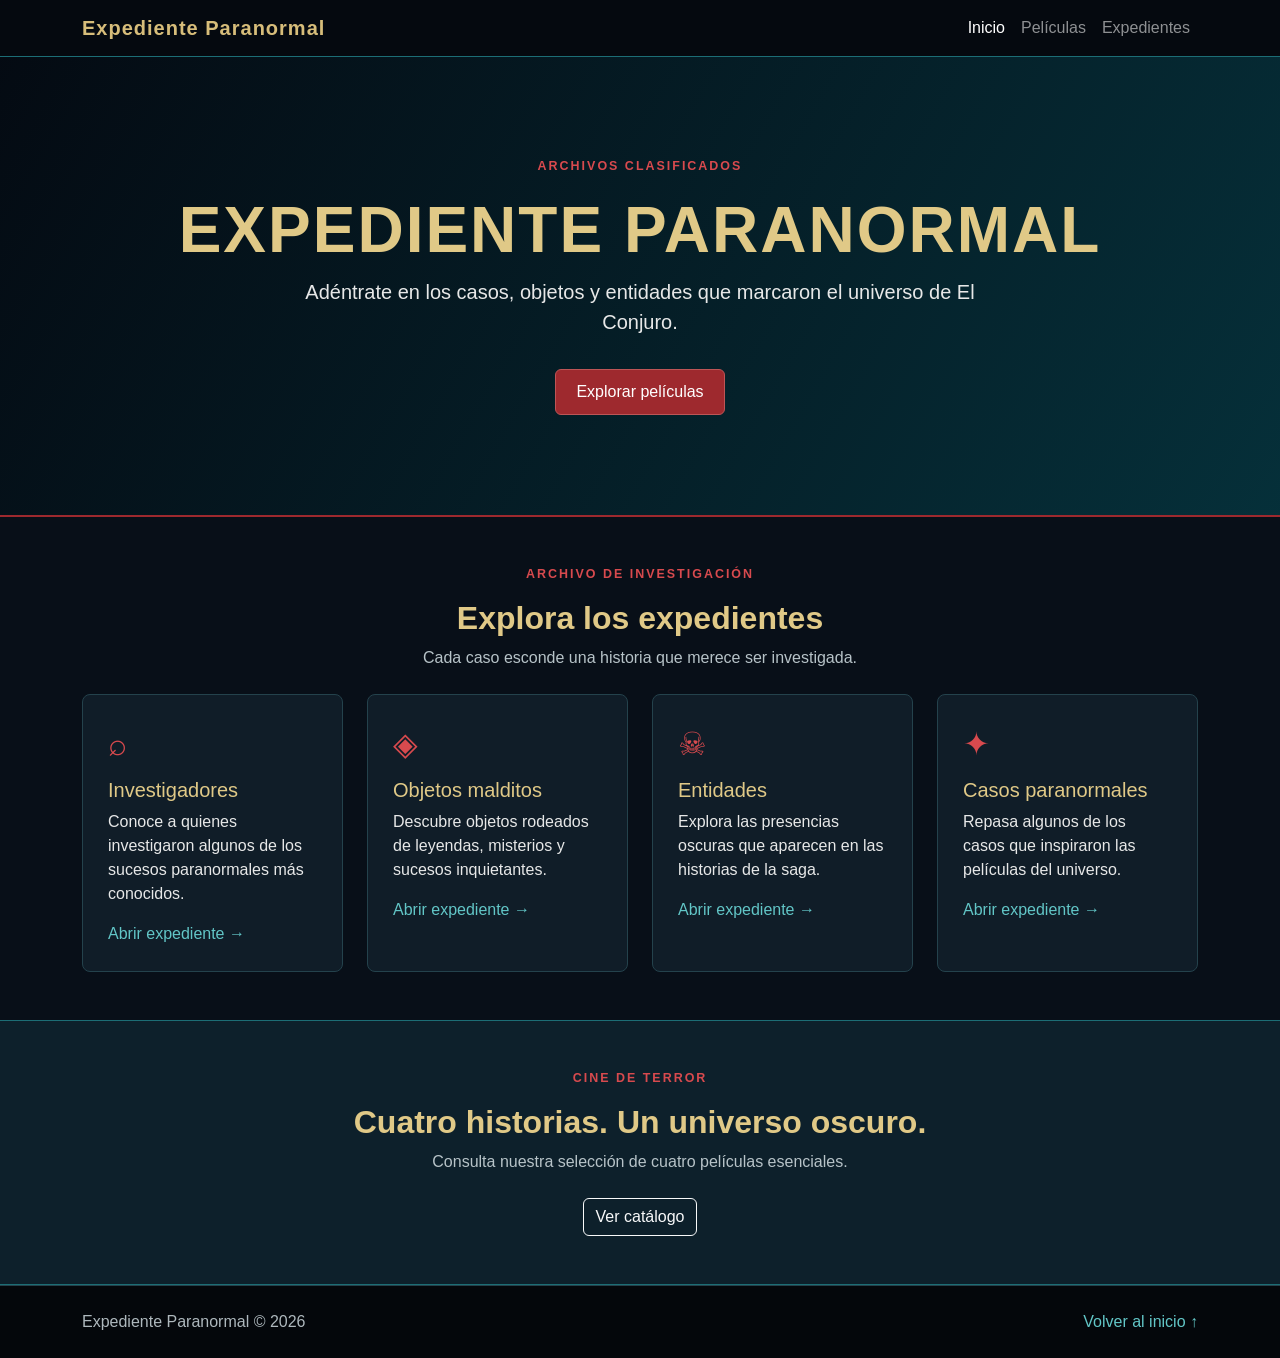
<file: Bootstrap - Terror/index.html>
<!DOCTYPE html>
<html lang="es">
<head>
    <meta charset="UTF-8">
    <meta name="viewport" content="width=device-width, initial-scale=1.0">
    <title>Expediente Paranormal</title>
    <link href="https://cdn.jsdelivr.net/npm/bootstrap@5.3.3/dist/css/bootstrap.min.css" rel="stylesheet">
    <link rel="stylesheet" href="CSS/index.css">
</head>
<body>
    <nav class="navbar navbar-expand-lg navbar-dark navbar-paranormal sticky-top">
        <div class="container">
            <a class="navbar-brand" href="index.html">Expediente Paranormal</a>
            <button class="navbar-toggler" type="button" data-bs-toggle="collapse" data-bs-target="#menuPrincipal" aria-controls="menuPrincipal" aria-expanded="false" aria-label="Abrir menú">
                <span class="navbar-toggler-icon"></span>
            </button>
            <div class="collapse navbar-collapse" id="menuPrincipal">
                <ul class="navbar-nav ms-auto">
                    <li class="nav-item"><a class="nav-link active" href="index.html">Inicio</a></li>
                    <li class="nav-item"><a class="nav-link" href="catalogo.html">Películas</a></li>
                    <li class="nav-item"><a class="nav-link" href="expedientes.html">Expedientes</a></li>
                </ul>
            </div>
        </div>
    </nav>

    <header class="hero text-center">
        <div class="container">
            <p class="etiqueta">ARCHIVOS CLASIFICADOS</p>
            <h1>Expediente Paranormal</h1>
            <p class="lead mx-auto">Adéntrate en los casos, objetos y entidades que marcaron el universo de El Conjuro.</p>
            <a href="catalogo.html" class="btn btn-paranormal mt-3">Explorar películas</a>
        </div>
    </header>

    <main>
        <section class="container py-5">
            <div class="text-center mb-4">
                <p class="etiqueta">ARCHIVO DE INVESTIGACIÓN</p>
                <h2 class="titulo-seccion">Explora los expedientes</h2>
                <p class="texto-suave">Cada caso esconde una historia que merece ser investigada.</p>
            </div>
            <div class="row g-4">
                <div class="col-12 col-md-6 col-lg-3">
                    <article class="card tarjeta h-100">
                        <div class="card-body">
                            <div class="simbolo">⌕</div>
                            <h3 class="h5">Investigadores</h3>
                            <p>Conoce a quienes investigaron algunos de los sucesos paranormales más conocidos.</p>
                            <a href="expedientes.html" class="enlace-paranormal">Abrir expediente →</a>
                        </div>
                    </article>
                </div>
                <div class="col-12 col-md-6 col-lg-3">
                    <article class="card tarjeta h-100">
                        <div class="card-body">
                            <div class="simbolo">◈</div>
                            <h3 class="h5">Objetos malditos</h3>
                            <p>Descubre objetos rodeados de leyendas, misterios y sucesos inquietantes.</p>
                            <a href="expedientes.html" class="enlace-paranormal">Abrir expediente →</a>
                        </div>
                    </article>
                </div>
                <div class="col-12 col-md-6 col-lg-3">
                    <article class="card tarjeta h-100">
                        <div class="card-body">
                            <div class="simbolo">☠</div>
                            <h3 class="h5">Entidades</h3>
                            <p>Explora las presencias oscuras que aparecen en las historias de la saga.</p>
                            <a href="expedientes.html" class="enlace-paranormal">Abrir expediente →</a>
                        </div>
                    </article>
                </div>
                <div class="col-12 col-md-6 col-lg-3">
                    <article class="card tarjeta h-100">
                        <div class="card-body">
                            <div class="simbolo">✦</div>
                            <h3 class="h5">Casos paranormales</h3>
                            <p>Repasa algunos de los casos que inspiraron las películas del universo.</p>
                            <a href="expedientes.html" class="enlace-paranormal">Abrir expediente →</a>
                        </div>
                    </article>
                </div>
            </div>
        </section>
        <section class="franja-peliculas py-5">
            <div class="container text-center">
                <p class="etiqueta">CINE DE TERROR</p>
                <h2 class="titulo-seccion">Cuatro historias. Un universo oscuro.</h2>
                <p class="texto-suave mx-auto">Consulta nuestra selección de cuatro películas esenciales.</p>
                <a href="catalogo.html" class="btn btn-outline-light mt-2">Ver catálogo</a>
            </div>
        </section>
    </main>

    <footer class="footer-paranormal py-4">
        <div class="container d-flex flex-column flex-md-row justify-content-between align-items-center gap-2">
            <p class="mb-0">Expediente Paranormal © 2026</p>
            <a href="index.html">Volver al inicio ↑</a>
        </div>
    </footer>
    <script src="https://cdn.jsdelivr.net/npm/bootstrap@5.3.3/dist/js/bootstrap.bundle.min.js"></script>
</body>
</html>
</file>
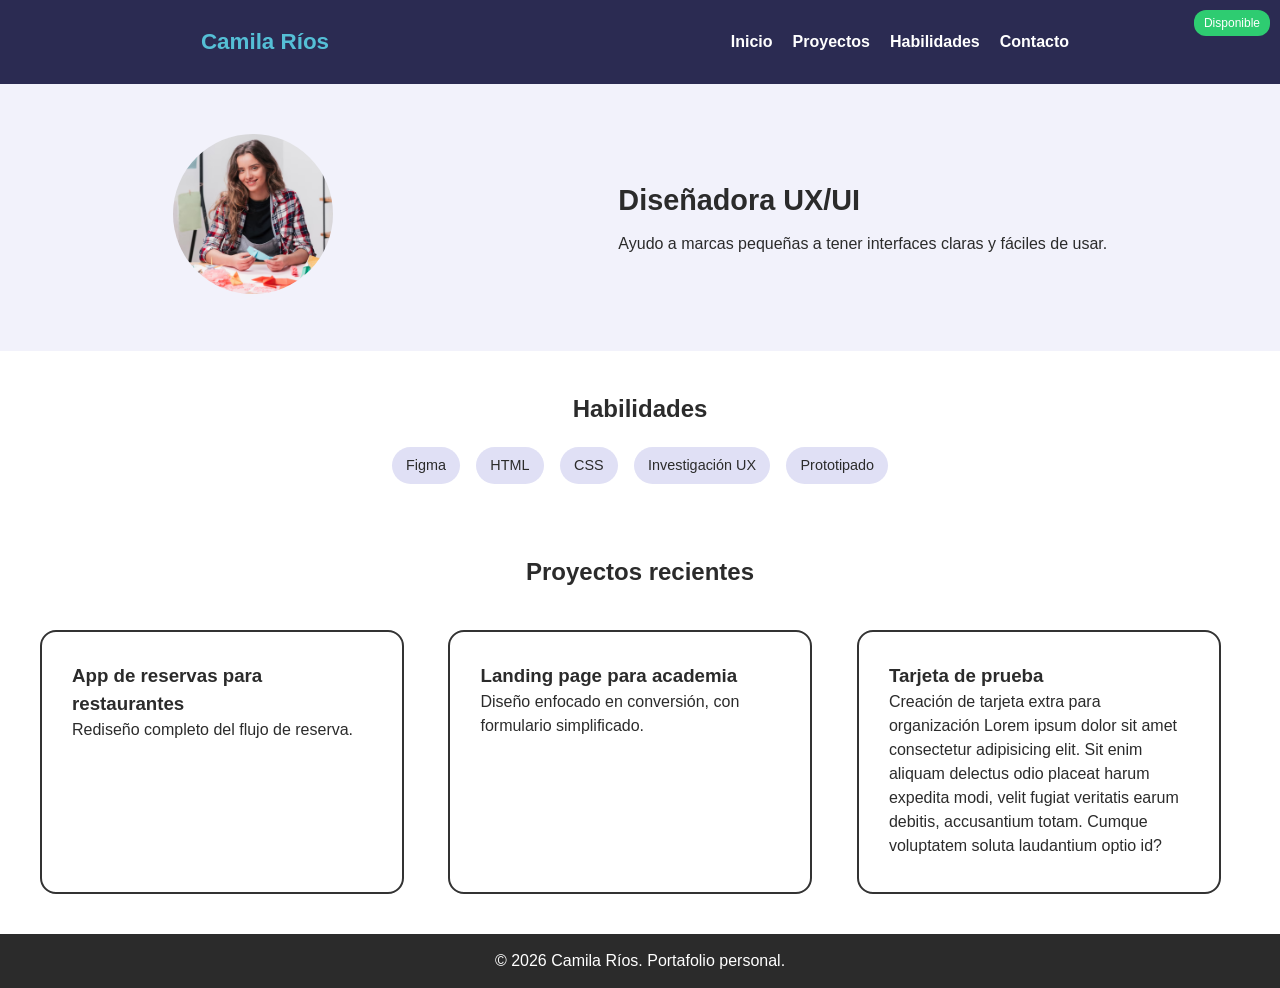
<file: Correccion/index.html>
<!DOCTYPE html>
<html lang="es">
<head>
  <meta charset="UTF-8">
  <meta name="viewport" content="width=device-width, initial-scale=1.0">
  <title>Camila Ríos — Diseñadora UX/UI</title>
  <link rel="stylesheet" href="CSS/style.css">
</head>
<body>

  <header class="cabecera">
    <div class="logo">Camila Ríos</div>
    <nav class="menu-nav">
      <ul>
        <li><a href="#inicio">Inicio</a></li>
        <li><a href="#proyectos">Proyectos</a></li>
        <li><a href="#habilidades">Habilidades</a></li>
        <li><a href="#contacto">Contacto</a></li>
      </ul>
    </nav>
  </header>

  <main>
    <section id="inicio" class="perfil">
      <div class="foto-contenedor">
        <img src="images/diseñadora.avif" alt="Foto de perfil de Camila Ríos">
        <span class="disponible-badge">Disponible</span>
      </div>
      <div class="texto-perfil">
        <h1>Diseñadora UX/UI</h1>
        <p>Ayudo a marcas pequeñas a tener interfaces claras y fáciles de usar.</p>
      </div>
    </section>

    <section id="habilidades" class="habilidades">
      <h2>Habilidades</h2>
      <div class="contenedor-habilidades">
        <span class="skill-tag">Figma</span>
        <span class="skill-tag">HTML</span>
        <span class="skill-tag">CSS</span>
        <span class="skill-tag">Investigación UX</span>
        <span class="skill-tag">Prototipado</span>
      </div>
    </section>

    <section id="proyectos" class="proyectos">
      <h2>Proyectos recientes</h2>

      <article class="tarjeta-proyecto">
        <h3>App de reservas para restaurantes</h3>
        <p>Rediseño completo del flujo de reserva.</p>
      </article>

      <article class="tarjeta-proyecto">
        <h3>Landing page para academia</h3>
        <p>Diseño enfocado en conversión, con formulario simplificado.</p>
      </article>

      <article class="tarjeta-proyecto"> 
        <h3>Tarjeta de prueba</h3>
        <p>Creación de tarjeta extra para organización Lorem ipsum dolor sit amet consectetur adipisicing elit. Sit enim aliquam delectus odio placeat harum expedita modi, velit fugiat veritatis earum debitis, accusantium totam. Cumque voluptatem soluta laudantium optio id?</p>
      </article>
    </section>
  </main>

  <footer class="pie">
    <p>&copy; 2026 Camila Ríos. Portafolio personal.</p>
  </footer>

</body>
</html>
</file>
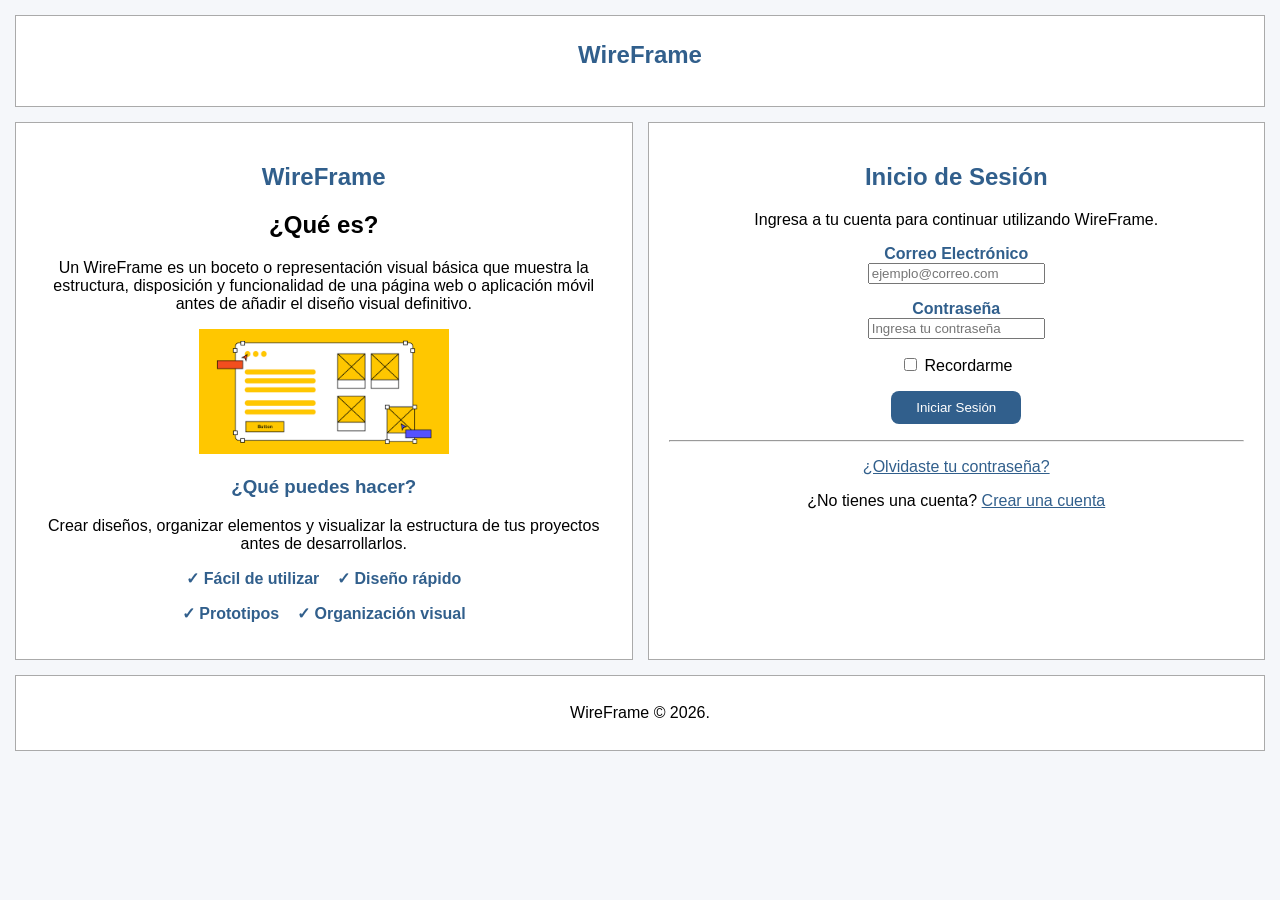
<file: Wireframe/index.html>
<!DOCTYPE html>

<html lang="es">
<head>
    <link rel="stylesheet" href="CSS/index.css">
    <meta charset="UTF-8">
    <meta name="viewport" content="width=device-width, initial-scale=1.0">
    <title>WireFrame - Inicio de Sesión</title>
</head>
    
<body>

<header class="Header-Index">
    <nav>
        <h1>WireFrame</h1>
        &nbsp;&nbsp;&nbsp;
    </nav>
</header>

<main>

    <section class="WireFrame-Info">

        <h1>WireFrame</h1>

        <h2>¿Qué es?</h2>

        <p>
            Un WireFrame es un boceto o representación visual básica que muestra
            la estructura, disposición y funcionalidad de una página web o
            aplicación móvil antes de añadir el diseño visual definitivo.
        </p>

        <div>
            <img src="wireframe_ejemplo.png" alt="Imagen de un boceto de WireFrame" width="250">
        </div>

        <h3>¿Qué puedes hacer?</h3>

        <p>
            Crear diseños, organizar elementos y visualizar
            la estructura de tus proyectos antes de desarrollarlos.
        </p>

        <p>
            <strong>✓ Fácil de utilizar</strong>
            &nbsp;&nbsp;
            <strong>✓ Diseño rápido</strong>
        </p>

        <p>
            <strong>✓ Prototipos</strong>
            &nbsp;&nbsp;
            <strong>✓ Organización visual</strong>
        </p>

    </section>

    <section class="WireFrame-Info" id="inicio-sesion">

        <h1>Inicio de Sesión</h1>

        <p>Ingresa a tu cuenta para continuar utilizando WireFrame.</p>

        <form action="#" method="post">

            <p>
                <label for="email"><strong>Correo Electrónico</strong></label><br>
                <input type="email" id="email" name="email"
                       placeholder="ejemplo@correo.com" required>
            </p>

            <p>
                <label for="password"><strong>Contraseña</strong></label><br>
                <input type="password" id="password" name="password"
                       placeholder="Ingresa tu contraseña" required>
            </p>

            <p>
                <label>
                    <input type="checkbox" name="recordarme">
                    Recordarme
                </label>
            </p>

            <p>
                <button type="submit">
                    Iniciar Sesión
                </button>
            </p>

        </form>

        <hr>

        <p>
            <a href="RecuperarCuenta.html">¿Olvidaste tu contraseña?</a>
        </p>

        <p>
            ¿No tienes una cuenta?
            <a href="CrearCuenta.html">Crear una cuenta</a>
        </p>

    </section>

</main>

<footer class="Footer-Index">
    <p>
        WireFrame &copy; 2026.
    </p>
</footer>

</body>
</html>
</file>
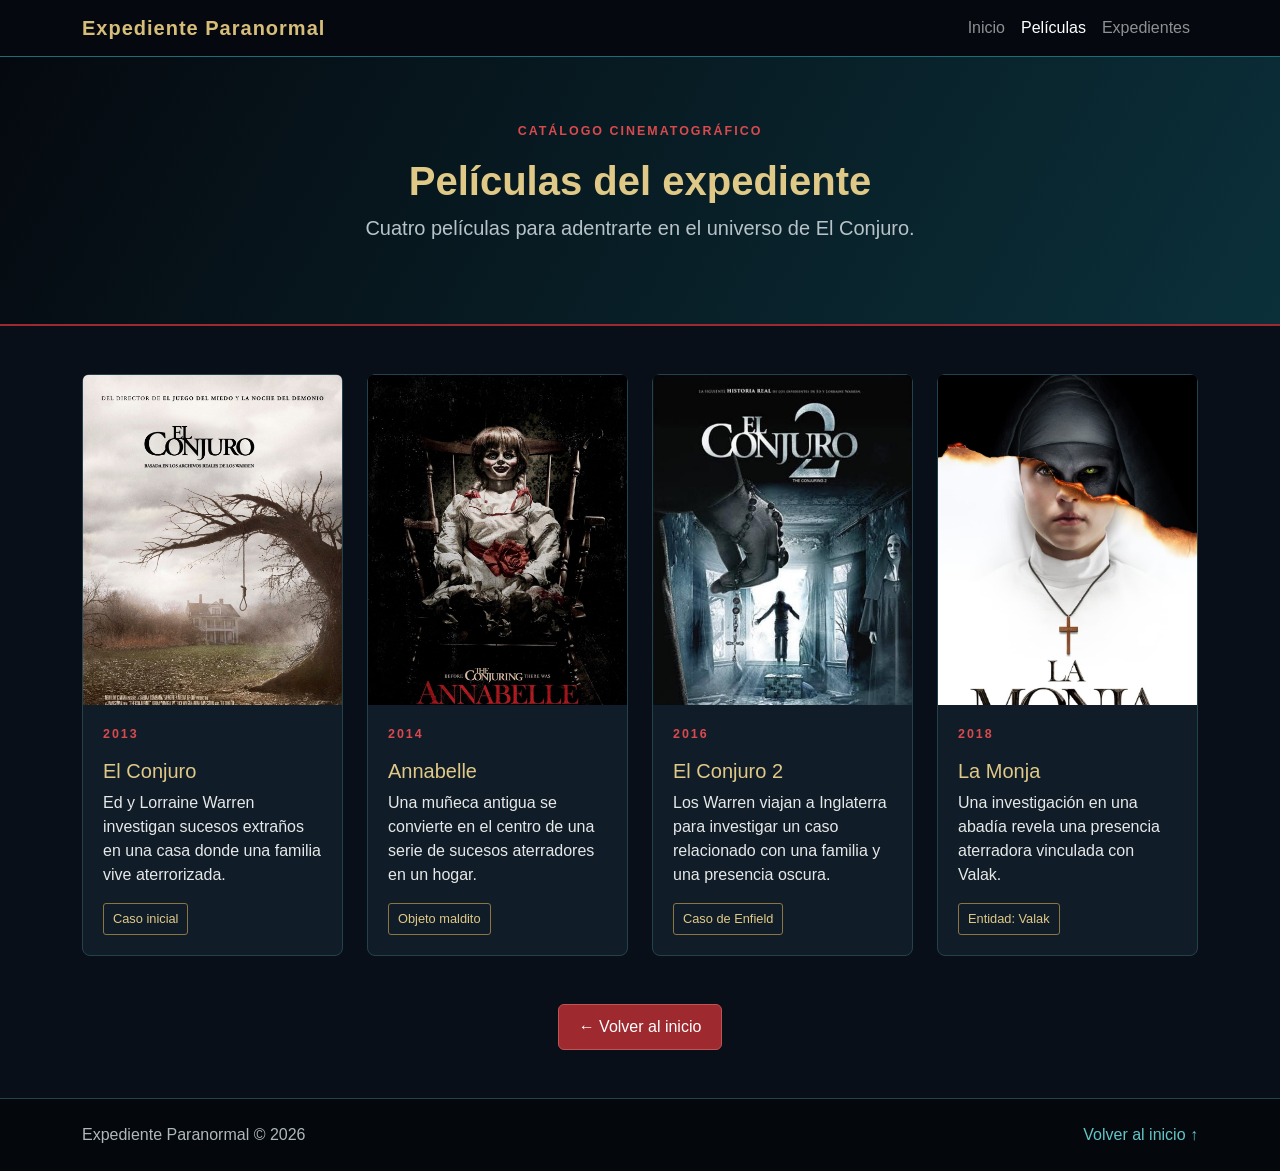
<file: Bootstrap - Terror/catalogo.html>
<!DOCTYPE html>
<html lang="es">
<head>
    <meta charset="UTF-8">
    <meta name="viewport" content="width=device-width, initial-scale=1.0">
    <title>Películas | Expediente Paranormal</title>
    <link href="https://cdn.jsdelivr.net/npm/bootstrap@5.3.3/dist/css/bootstrap.min.css" rel="stylesheet">
    <link rel="stylesheet" href="CSS/catalogo.css">
</head>
<body>
    <nav class="navbar navbar-expand-lg navbar-dark navbar-paranormal sticky-top">
        <div class="container">
            <a class="navbar-brand" href="index.html">Expediente Paranormal</a>
            <button class="navbar-toggler" type="button" data-bs-toggle="collapse" data-bs-target="#menuPrincipal" aria-controls="menuPrincipal" aria-expanded="false" aria-label="Abrir menú">
                <span class="navbar-toggler-icon"></span>
            </button>
            <div class="collapse navbar-collapse" id="menuPrincipal">
                <ul class="navbar-nav ms-auto">
                    <li class="nav-item"><a class="nav-link" href="index.html">Inicio</a></li>
                    <li class="nav-item"><a class="nav-link active" href="catalogo.html">Películas</a></li>
                    <li class="nav-item"><a class="nav-link" href="expedientes.html">Expedientes</a></li>
                </ul>
            </div>
        </div>
    </nav>

    <header class="encabezado-pagina text-center">
        <div class="container">
            <p class="etiqueta">CATÁLOGO CINEMATOGRÁFICO</p>
            <h1>Películas del expediente</h1>
            <p class="lead texto-suave">Cuatro películas para adentrarte en el universo de El Conjuro.</p>
        </div>
    </header>

    <main class="container py-5">
        <div class="row g-4">
            <div class="col-12 col-md-6 col-lg-3">
                <article class="card tarjeta-pelicula h-100">
                    <img src="imgs/elconjuro-caratula.jpg" class="card-img-top poster" alt="Póster de El Conjuro (2013)" onerror="this.style.display='none'">
                    <div class="card-body d-flex flex-column">
                        <p class="etiqueta">2013</p>
                        <h2 class="h5">El Conjuro</h2>
                        <p>Ed y Lorraine Warren investigan sucesos extraños en una casa donde una familia vive aterrorizada.</p>
                        <span class="sello mt-auto">Caso inicial</span>
                    </div>
                </article>
            </div>
            <div class="col-12 col-md-6 col-lg-3">
                <article class="card tarjeta-pelicula h-100">
                    <img src="imgs/annabelle-caratula.jpg" class="card-img-top poster" alt="Póster de Annabelle (2014)" onerror="this.style.display='none'">
                    <div class="card-body d-flex flex-column">
                        <p class="etiqueta">2014</p>
                        <h2 class="h5">Annabelle</h2>
                        <p>Una muñeca antigua se convierte en el centro de una serie de sucesos aterradores en un hogar.</p>
                        <span class="sello mt-auto">Objeto maldito</span>
                    </div>
                </article>
            </div>
            <div class="col-12 col-md-6 col-lg-3">
                <article class="card tarjeta-pelicula h-100">
                    <img src="imgs/elconjuro2-caratula.jpg" class="card-img-top poster" alt="Póster de El Conjuro 2 (2016)" onerror="this.style.display='none'">
                    <div class="card-body d-flex flex-column">
                        <p class="etiqueta">2016</p>
                        <h2 class="h5">El Conjuro 2</h2>
                        <p>Los Warren viajan a Inglaterra para investigar un caso relacionado con una familia y una presencia oscura.</p>
                        <span class="sello mt-auto">Caso de Enfield</span>
                    </div>
                </article>
            </div>
            <div class="col-12 col-md-6 col-lg-3">
                <article class="card tarjeta-pelicula h-100">
                    <img src="imgs/lamonja-caratula.jpg" class="card-img-top poster" alt="Póster de La Monja (2018)" onerror="this.style.display='none'">
                    <div class="card-body d-flex flex-column">
                        <p class="etiqueta">2018</p>
                        <h2 class="h5">La Monja</h2>
                        <p>Una investigación en una abadía revela una presencia aterradora vinculada con Valak.</p>
                        <span class="sello mt-auto">Entidad: Valak</span>
                    </div>
                </article>
            </div>
        </div>
        <div class="text-center mt-5">
            <a href="index.html" class="btn btn-paranormal">← Volver al inicio</a>
        </div>
    </main>

    <footer class="footer-paranormal py-4">
        <div class="container d-flex flex-column flex-md-row justify-content-between align-items-center gap-2">
            <p class="mb-0">Expediente Paranormal © 2026</p>
            <a href="index.html">Volver al inicio ↑</a>
        </div>
    </footer>
    <script src="https://cdn.jsdelivr.net/npm/bootstrap@5.3.3/dist/js/bootstrap.bundle.min.js"></script>
</body>
</html>
</file>
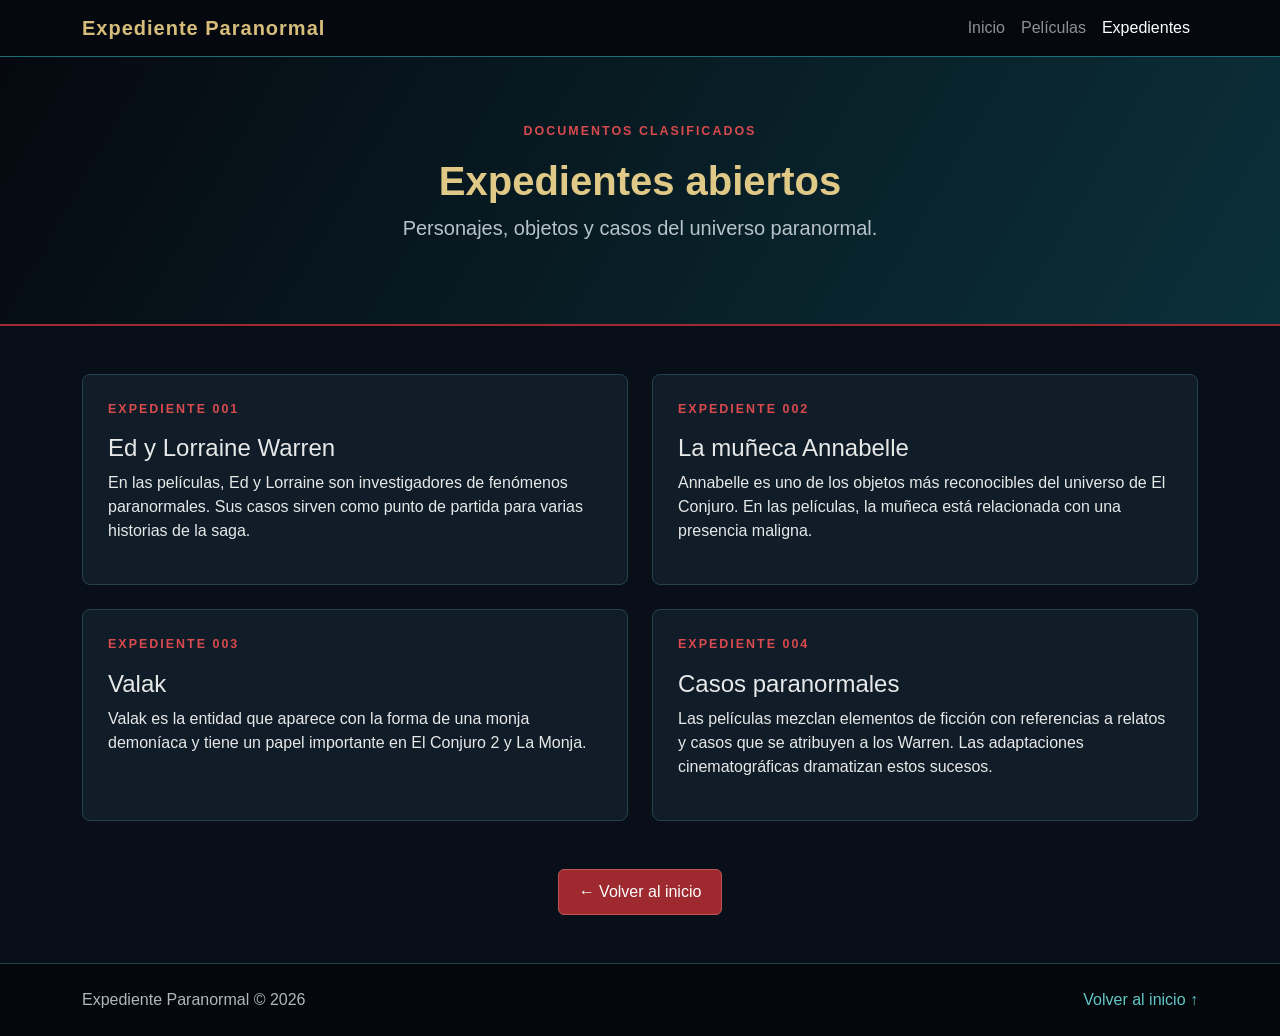
<file: Bootstrap - Terror/expedientes.html>
<!DOCTYPE html>
<html lang="es">
<head>
    <meta charset="UTF-8">
    <meta name="viewport" content="width=device-width, initial-scale=1.0">
    <title>Expedientes | Expediente Paranormal</title>
    <link href="https://cdn.jsdelivr.net/npm/bootstrap@5.3.3/dist/css/bootstrap.min.css" rel="stylesheet">
    <link rel="stylesheet" href="CSS/expedientes.css">
</head>
<body>
    <nav class="navbar navbar-expand-lg navbar-dark navbar-paranormal sticky-top">
        <div class="container">
            <a class="navbar-brand" href="index.html">Expediente Paranormal</a>
            <button class="navbar-toggler" type="button" data-bs-toggle="collapse" data-bs-target="#menuPrincipal" aria-controls="menuPrincipal" aria-expanded="false" aria-label="Abrir menú">
                <span class="navbar-toggler-icon"></span>
            </button>
            <div class="collapse navbar-collapse" id="menuPrincipal">
                <ul class="navbar-nav ms-auto">
                    <li class="nav-item"><a class="nav-link" href="index.html">Inicio</a></li>
                    <li class="nav-item"><a class="nav-link" href="catalogo.html">Películas</a></li>
                    <li class="nav-item"><a class="nav-link active" href="expedientes.html">Expedientes</a></li>
                </ul>
            </div>
        </div>
    </nav>

    <header class="encabezado-pagina text-center">
        <div class="container">
            <p class="etiqueta">DOCUMENTOS CLASIFICADOS</p>
            <h1>Expedientes abiertos</h1>
            <p class="lead texto-suave">Personajes, objetos y casos del universo paranormal.</p>
        </div>
    </header>

    <main class="container py-5">
        <div class="row g-4">
            <div class="col-12 col-md-6">
                <article class="card tarjeta h-100"><div class="card-body">
                    <p class="etiqueta">EXPEDIENTE 001</p>
                    <h2 class="h4">Ed y Lorraine Warren</h2>
                    <p>En las películas, Ed y Lorraine son investigadores de fenómenos paranormales. Sus casos sirven como punto de partida para varias historias de la saga.</p>
                </div></article>
            </div>
            <div class="col-12 col-md-6">
                <article class="card tarjeta h-100"><div class="card-body">
                    <p class="etiqueta">EXPEDIENTE 002</p>
                    <h2 class="h4">La muñeca Annabelle</h2>
                    <p>Annabelle es uno de los objetos más reconocibles del universo de El Conjuro. En las películas, la muñeca está relacionada con una presencia maligna.</p>
                </div></article>
            </div>
            <div class="col-12 col-md-6">
                <article class="card tarjeta h-100"><div class="card-body">
                    <p class="etiqueta">EXPEDIENTE 003</p>
                    <h2 class="h4">Valak</h2>
                    <p>Valak es la entidad que aparece con la forma de una monja demoníaca y tiene un papel importante en El Conjuro 2 y La Monja.</p>
                </div></article>
            </div>
            <div class="col-12 col-md-6">
                <article class="card tarjeta h-100"><div class="card-body">
                    <p class="etiqueta">EXPEDIENTE 004</p>
                    <h2 class="h4">Casos paranormales</h2>
                    <p>Las películas mezclan elementos de ficción con referencias a relatos y casos que se atribuyen a los Warren. Las adaptaciones cinematográficas dramatizan estos sucesos.</p>
                </div></article>
            </div>
        </div>
        <div class="text-center mt-5">
            <a href="index.html" class="btn btn-paranormal">← Volver al inicio</a>
        </div>
    </main>

    <footer class="footer-paranormal py-4">
        <div class="container d-flex flex-column flex-md-row justify-content-between align-items-center gap-2">
            <p class="mb-0">Expediente Paranormal © 2026</p>
            <a href="index.html">Volver al inicio ↑</a>
        </div>
    </footer>
    <script src="https://cdn.jsdelivr.net/npm/bootstrap@5.3.3/dist/js/bootstrap.bundle.min.js"></script>
</body>
</html>
</file>
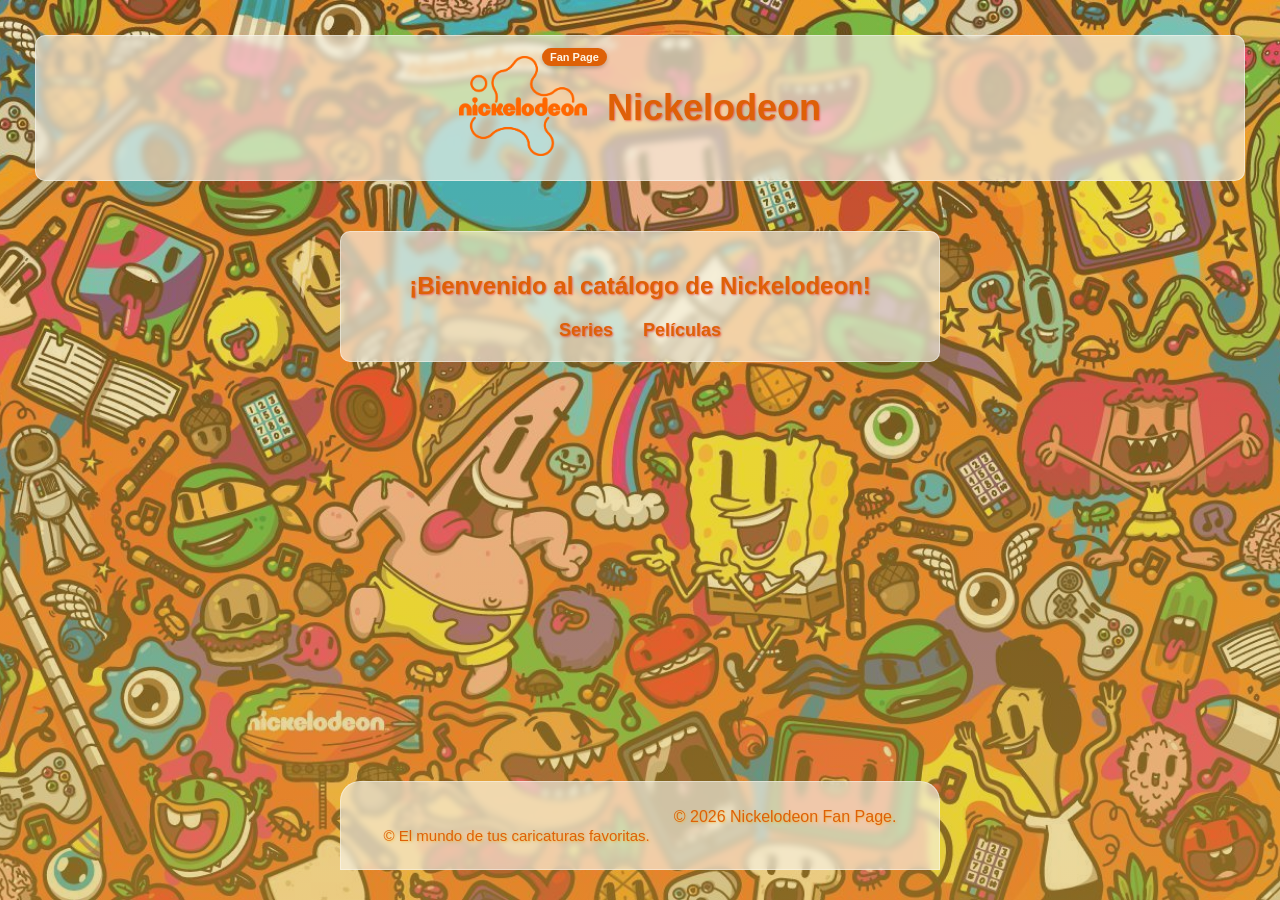
<file: Posicionamiento/inicio.html>
<!DOCTYPE html>
<html lang="es">
<head>
    <link rel="stylesheet" href="CSS/inicio.css">
    <link rel="website icon" type="png" href="images/icon.png">
    <meta charset="UTF-8">
    <meta name="viewport" content="width=device-width, initial-scale=1.0">
    <title>Series - Nickelodeon</title>
</head>
<body>
    <header>
<div class="logo-container">
    <div class="logo-wrapper">
        <img src="images/logo.png" alt="Logo de la página" class="logo" style="height: 100px;">
        <span class="badge">Fan Page</span>
    </div>
    <span class="logo-text">Nickelodeon</span>
</div>
    </header>
    <main>
        <nav class="nav-links">
                <h2>¡Bienvenido al catálogo de Nickelodeon!</h2>
                <ul class="menu">
                    <li><a href="series.html">Series</a></li>
                    <li><a href="peliculas.html">Películas</a></li>
                </ul>
        </nav>
    </main>
    
    <footer class="footer">
    <div class="footer-content">
        <div class="footer-lema">
            <p>&copy; El mundo de tus caricaturas favoritas.</p>
        </div>
        <div class="footer-bottom">
            <p>&copy; 2026 Nickelodeon Fan Page.</p>
        </div>
    </div>
    </footer>
</body>
</html>
</file>
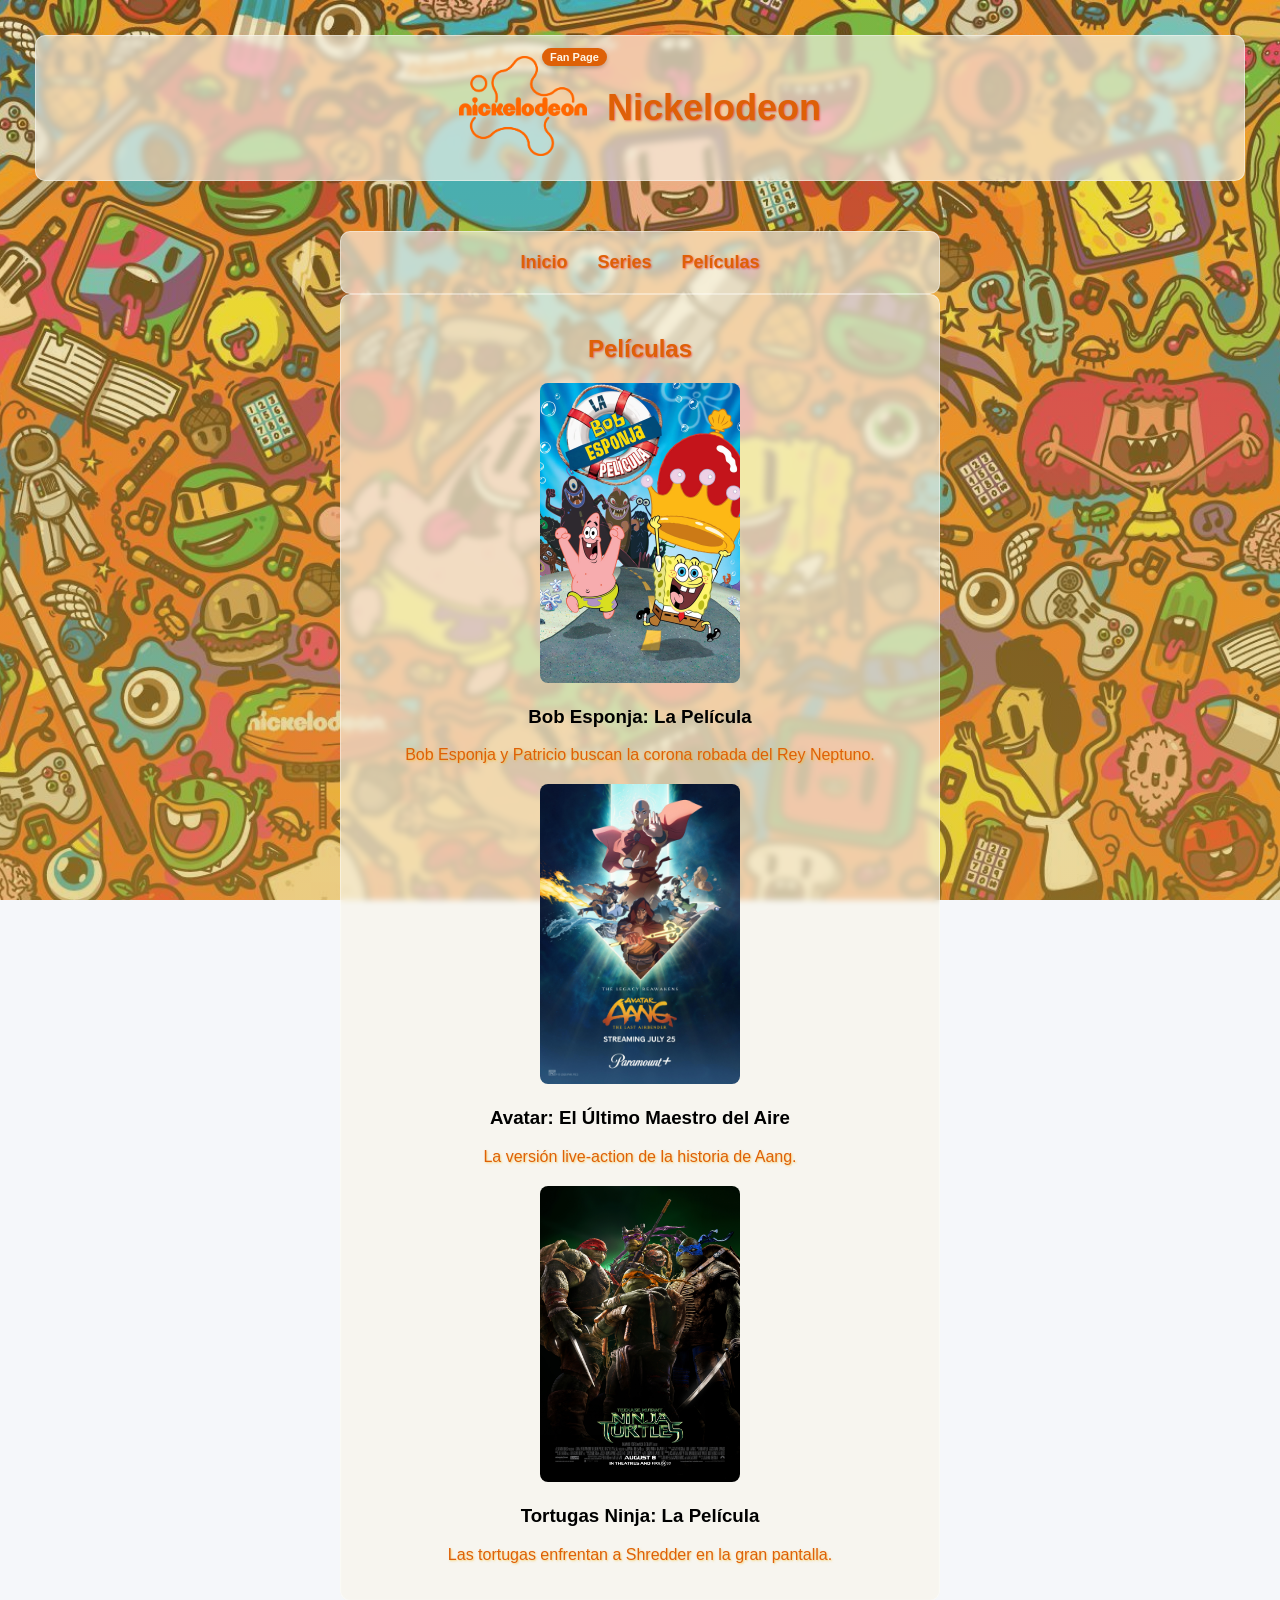
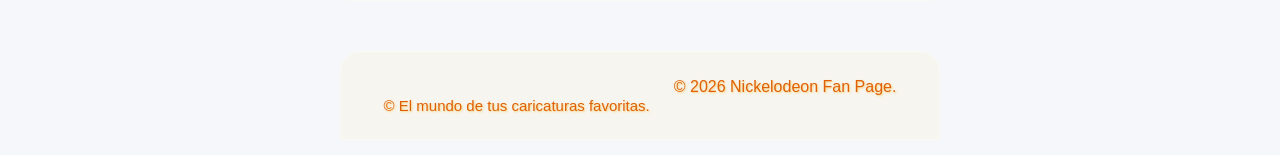
<file: Posicionamiento/peliculas.html>
<!DOCTYPE html>
<html lang="es">
<head>
    <link rel="stylesheet" href="CSS/peliculas.css">
    <link rel="website icon" type="png" href="images/icon.png">
    <meta charset="UTF-8">
    <meta name="viewport" content="width=device-width, initial-scale=1.0">
    <title>Películas - Nickelodeon</title>
</head>
<body>
    <header>
<div class="logo-container">
    <div class="logo-wrapper">
        <img src="images/logo.png" alt="Logo de la página" class="logo" style="height: 100px;">
        <span class="badge">Fan Page</span>
    </div>
    <span class="logo-text">Nickelodeon</span>
</div>
    </header>

    <main>
        <nav class="nav-links">
            <ul class="menu">
                <li><a href="inicio.html">Inicio</a></li>
                <li><a href="series.html">Series</a></li>
                <li><a href="peliculas.html">Películas</a></li>
            </ul>
        </nav>

        <div class="content-box">
            <h2>Películas</h2>
            <div class="card">
                <img src="images/Bob_Esponja_La_Pelicula.webp" alt="Bob Esponja: La Película">
                <h3>Bob Esponja: La Película</h3>
                <p>Bob Esponja y Patricio buscan la corona robada del Rey Neptuno.</p>
            </div>
            <div class="card">
                <img src="images/Avatar_pelicula.jpg" alt="Avatar: El Último Maestro del Aire">
                <h3>Avatar: El Último Maestro del Aire</h3>
                <p>La versión live-action de la historia de Aang.</p>
            </div>
            <div class="card">
                <img src="images/tortugas_pelicula.jpg" alt="Tortugas Ninja: La Película">
                <h3>Tortugas Ninja: La Película</h3>
                <p>Las tortugas enfrentan a Shredder en la gran pantalla.</p>
            </div>
        </div>
    </main>

    <footer class="footer">
        <div class="footer-content">
            <div class="footer-lema">
                <p>&copy; El mundo de tus caricaturas favoritas.</p>
            </div>
            <div class="footer-bottom">
                <p>&copy; 2026 Nickelodeon Fan Page.</p>
            </div>
        </div>
    </footer>
</body>
</html>
</file>
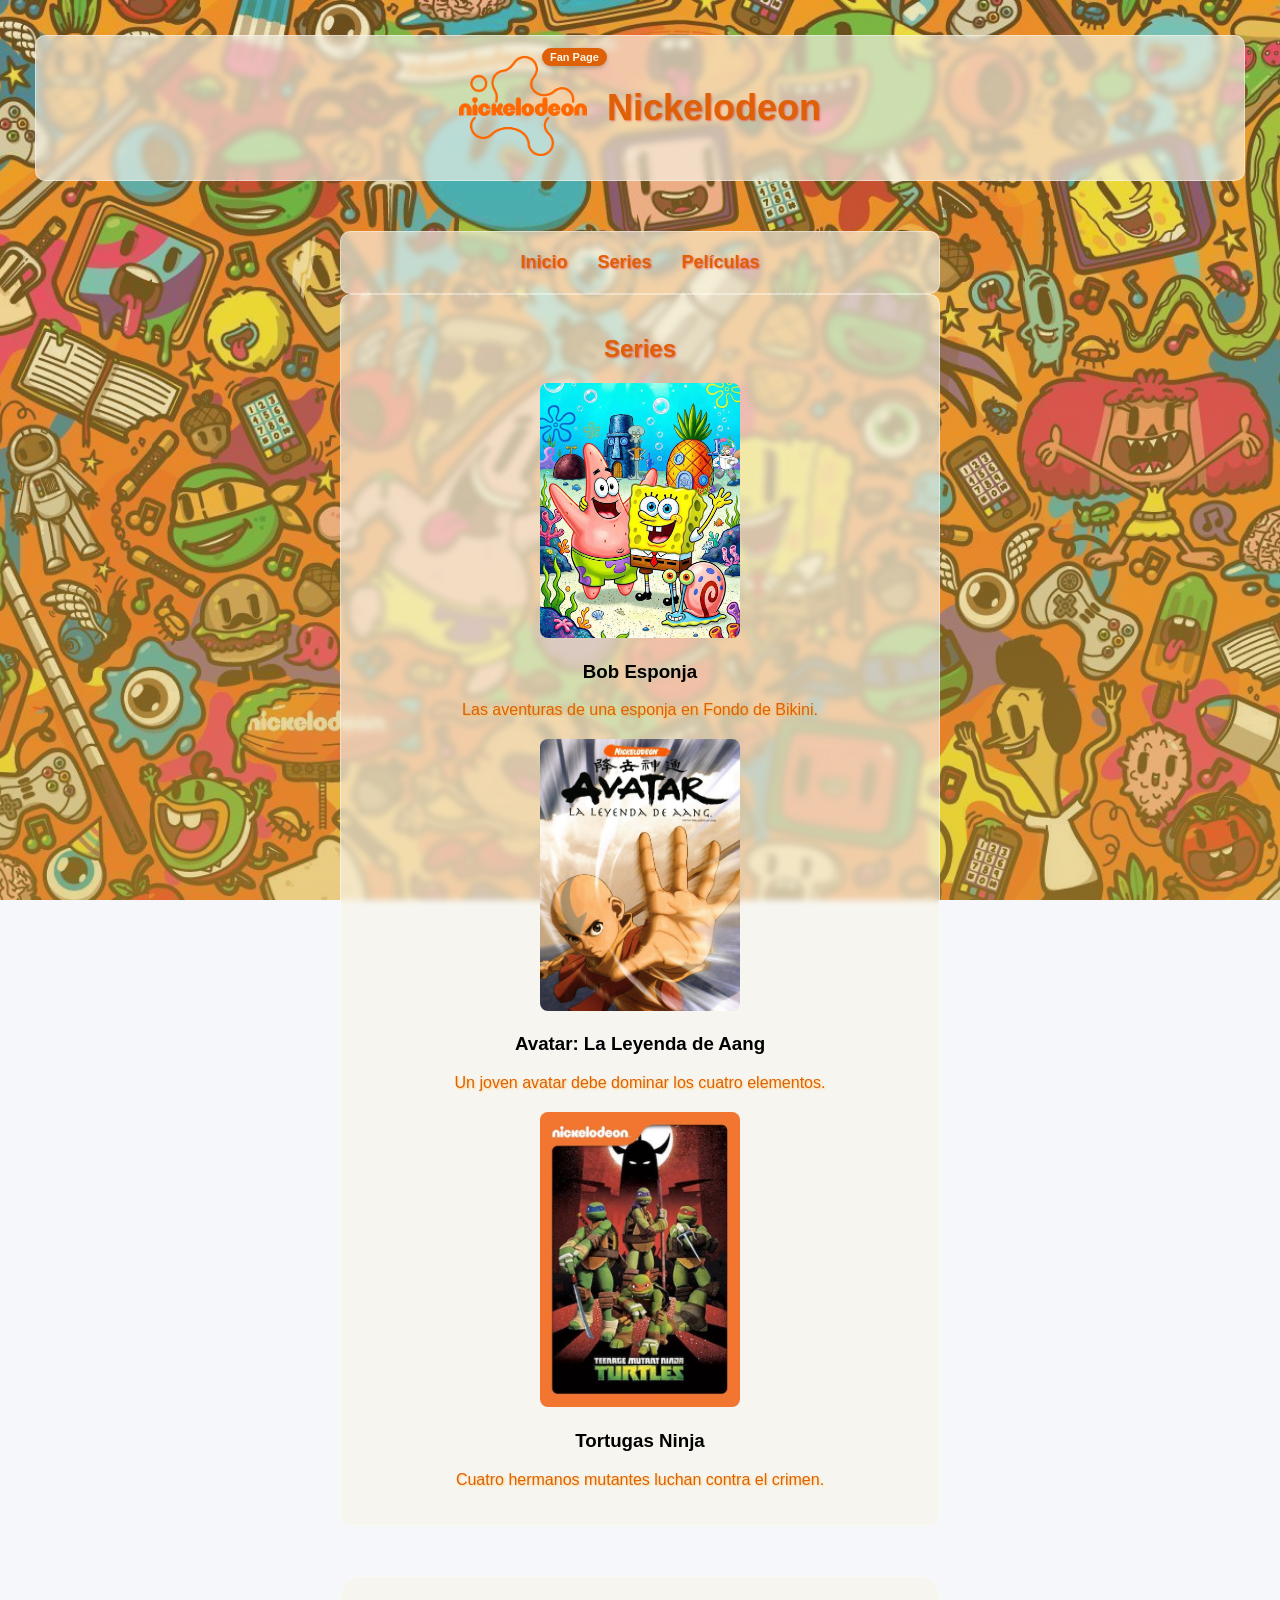
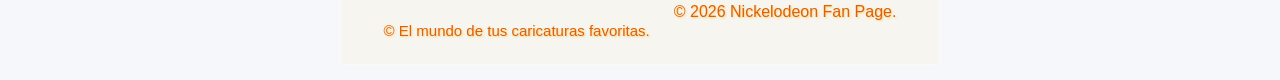
<file: Posicionamiento/series.html>
<!DOCTYPE html>
<html lang="es">
<head>
    <link rel="stylesheet" href="CSS/series.css">
    <link rel="website icon" type="png" href="images/icon.png">
    <meta charset="UTF-8">
    <meta name="viewport" content="width=device-width, initial-scale=1.0">
    <title>Series - Nickelodeon</title>
</head>
<body>
    <header>
        <div class="logo-container">
            <div class="logo-wrapper">
                <img src="images/logo.png" alt="Logo de la página" class="logo" style="height: 100px;">
                <span class="badge">Fan Page</span>
            </div>
            <span class="logo-text">Nickelodeon</span>
        </div>
    </header>

    <main>
        <nav class="nav-links">
            <ul class="menu">
                <li><a href="inicio.html">Inicio</a></li>
                <li><a href="series.html">Series</a></li>
                <li><a href="peliculas.html">Películas</a></li>
            </ul>
        </nav>

        <div class="content-box">
            <h2>Series</h2>
            <div class="card">
                <img src="images/bob_esponja.jpg" alt="Bob Esponja">
                <h3>Bob Esponja</h3>
                <p>Las aventuras de una esponja en Fondo de Bikini.</p>
            </div>
            <div class="card">
                <img src="images/avatar.jpg" alt="Avatar: La Leyenda de Aang">
                <h3>Avatar: La Leyenda de Aang</h3>
                <p>Un joven avatar debe dominar los cuatro elementos.</p>
            </div>
            <div class="card">
                <img src="images/tortugas_ninja.jpg" alt="Tortugas Ninja">
                <h3>Tortugas Ninja</h3>
                <p>Cuatro hermanos mutantes luchan contra el crimen.</p>
            </div>
        </div>
    </main>

    <footer class="footer">
        <div class="footer-content">
            <div class="footer-lema">
                <p>&copy; El mundo de tus caricaturas favoritas.</p>
            </div>
            <div class="footer-bottom">
                <p>&copy; 2026 Nickelodeon Fan Page.</p>
            </div>
        </div>
    </footer>
</body>
</html>
</file>
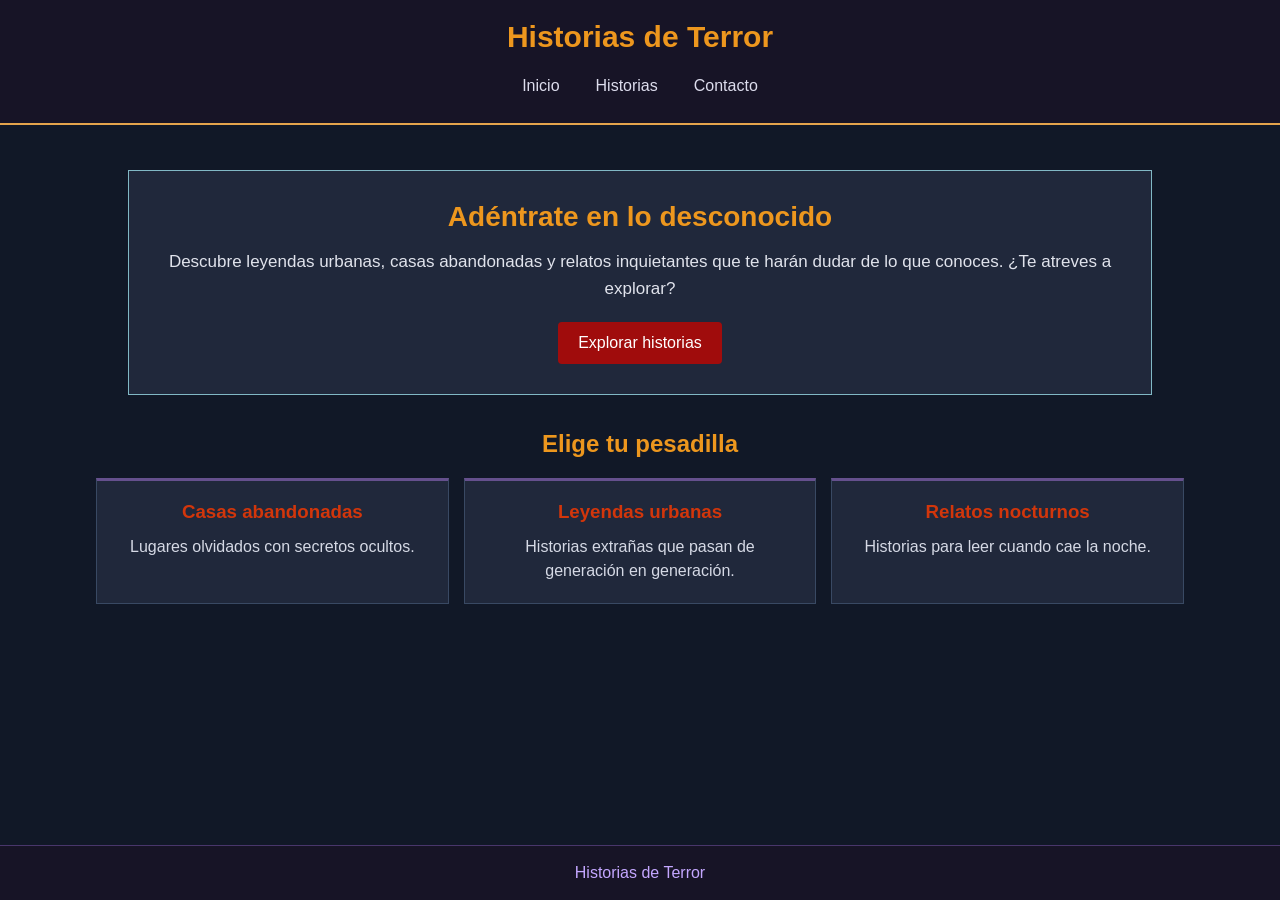
<file: Prueba - Bootstrap/bootstrap.html>
<!DOCTYPE html>
<html lang="es">
<head>
    <meta charset="UTF-8">
    <meta name="viewport" content="width=device-width, initial-scale=1.0">
    <title>Historias de Terror</title>
    <link rel="stylesheet" href="CSS/bootstrap.css">
</head>

<body>

    <header>
        <h1>Historias de Terror</h1>

        <nav class="menu">
            <a href="#inicio">Inicio</a>
            <a href="#historias">Historias</a>
            <a href="#contacto">Contacto</a>
        </nav>
    </header>

    <main>
        <section class="contenido" id="inicio">
            <h2>Adéntrate en lo desconocido</h2>

            <p>
                Descubre leyendas urbanas, casas abandonadas y relatos
                inquietantes que te harán dudar de lo que conoces.
                ¿Te atreves a explorar?
            </p>

            <a href="#historias" class="boton">Explorar historias</a>
        </section>

        <section class="historias" id="historias">
            <h2>Elige tu pesadilla</h2>

            <div class="tarjetas">
                <div class="tarjeta">
                    <h3>Casas abandonadas</h3>
                    <p>Lugares olvidados con secretos ocultos.</p>
                </div>

                <div class="tarjeta">
                    <h3>Leyendas urbanas</h3>
                    <p>Historias extrañas que pasan de generación en generación.</p>
                </div>

                <div class="tarjeta">
                    <h3>Relatos nocturnos</h3>
                    <p>Historias para leer cuando cae la noche.</p>
                </div>
            </div>
        </section>
    </main>

    <footer id="contacto">
        <p>Historias de Terror
</file>
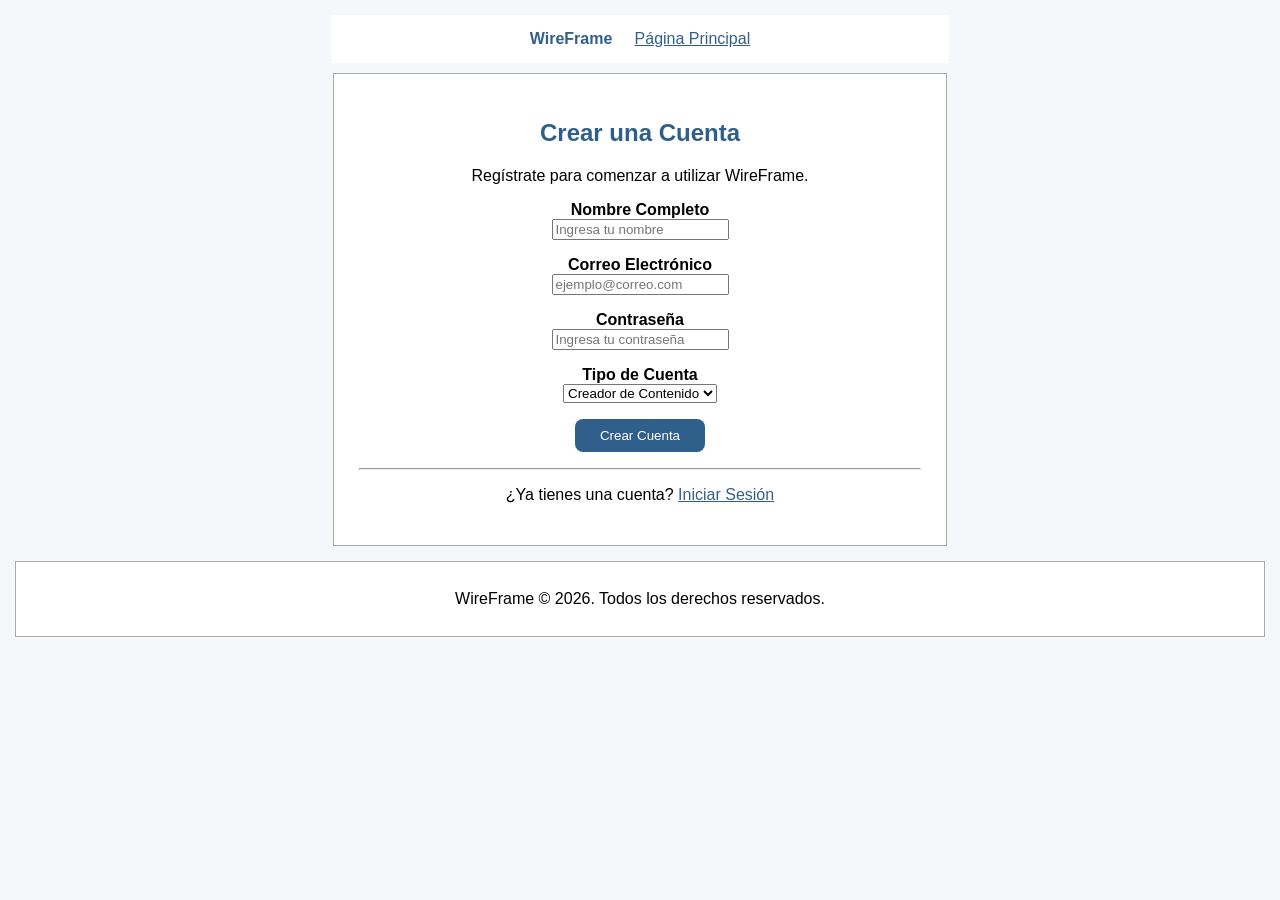
<file: Wireframe/CrearCuenta.html>
<!DOCTYPE html>
<html lang="es">
<head>
    <meta charset="UTF-8">
    <meta name="viewport" content="width=device-width, initial-scale=1.0">
    <link rel="stylesheet" href="CSS/CrearCuenta.css">
    <title>WireFrame - Crear Cuenta</title>
</head>

<body>

    <header class="Header-CrearCuenta">
        <nav>
            <strong>WireFrame</strong>
            &nbsp;&nbsp;&nbsp;
            <a href="index.html">Página Principal</a>
        </nav>
    </header>

    <main>

        <section>

            <h1>Crear una Cuenta</h1>

            <p>
                Regístrate para comenzar a utilizar WireFrame.
            </p>

            <form action="#" method="post">

                <p>
                    <label for="nombre"><strong>Nombre Completo</strong></label><br>
                    <input type="text" id="nombre" name="nombre"
                           placeholder="Ingresa tu nombre" required>
                </p>

                <p>
                    <label for="email"><strong>Correo Electrónico</strong></label><br>
                    <input type="email" id="email" name="email"
                           placeholder="ejemplo@correo.com" required>
                </p>

                <p>
                    <label for="password"><strong>Contraseña</strong></label><br>
                    <input type="password" id="password" name="password"
                           placeholder="Ingresa tu contraseña" required>
                </p>

                <p>
                    <label for="rol"><strong>Tipo de Cuenta</strong></label><br>
                    <select id="rol" name="rol">
                        <option value="creador">Creador de Contenido</option>
                        <option value="editor">Editor</option>
                        <option value="administrador">Administrador</option>
                    </select>
                </p>

                <p>
                    <button type="submit">
                        Crear Cuenta
                    </button>
                </p>

            </form>

            <hr>

            <p>
                ¿Ya tienes una cuenta?
                <a href="index.html">Iniciar Sesión</a>
            </p>

        </section>

    </main>

    <footer class="Footer-CrearCuenta">
        <p>
            WireFrame &copy; 2026. Todos los derechos reservados.
        </p>
    </footer>

</body>
</html>
</file>
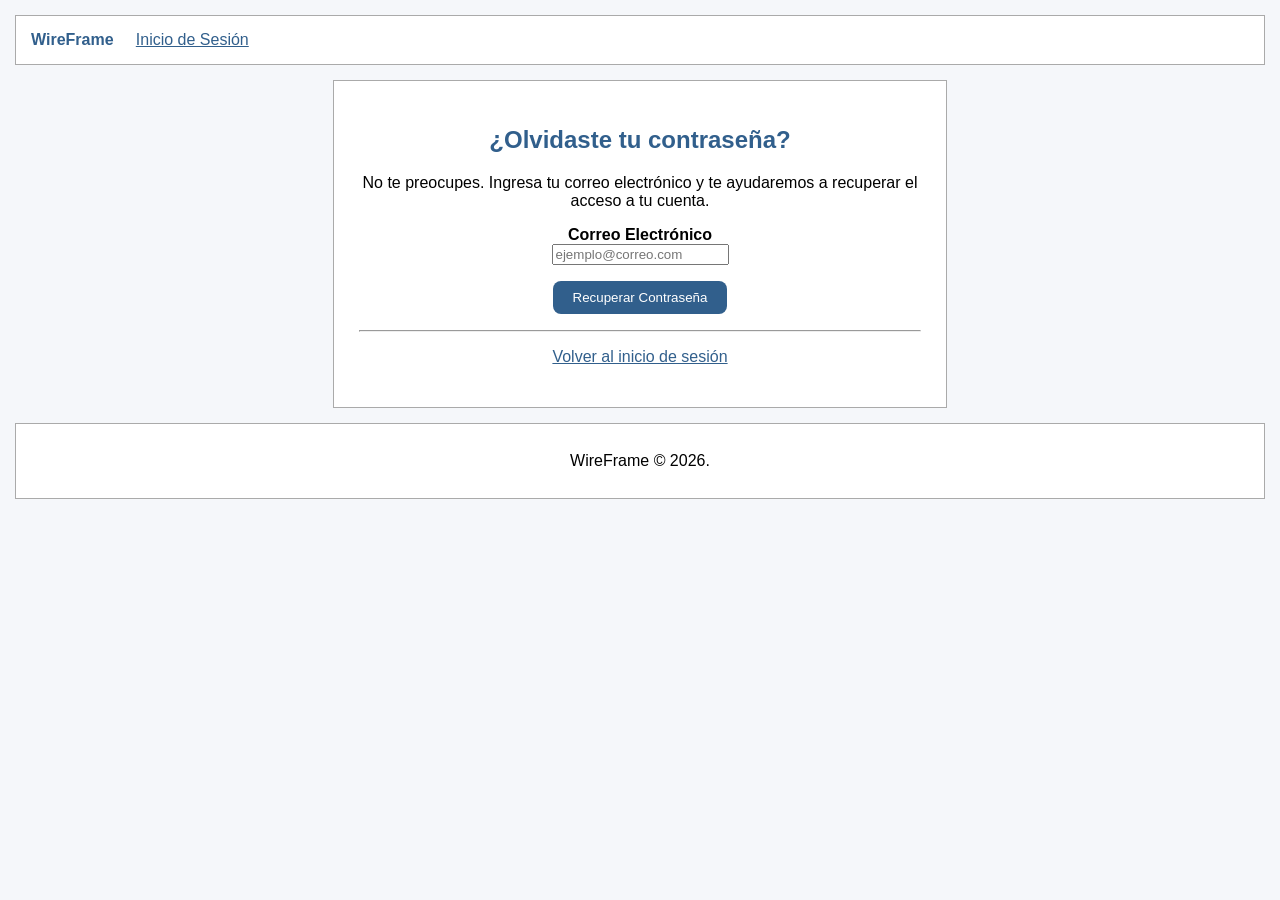
<file: Wireframe/RecuperarCuenta.html>
<!DOCTYPE html>

<html lang="es">
<head>
    <meta charset="UTF-8">
    <meta name="viewport" content="width=device-width, initial-scale=1.0">
    <link rel="stylesheet" href="CSS/RecuperarCuenta.css">
    <title>WireFrame - Recuperar Contraseña</title>
</head>

<body>

<header class="Header-RecuperarCuenta">
    <nav>
        <strong>WireFrame</strong>
        &nbsp;&nbsp;&nbsp;
        <a href="./index.html">
            Inicio de Sesión
        </a>
    </nav>
</header>

<main>

    <section>

        <h1>¿Olvidaste tu contraseña?</h1>

        <p>
            No te preocupes. Ingresa tu correo electrónico
            y te ayudaremos a recuperar el acceso a tu cuenta.
        </p>

        <form action="#" method="post">

            <p>
                <label for="email"><strong>Correo Electrónico</strong></label><br>
                <input type="email" id="email" name="email"
                       placeholder="ejemplo@correo.com" required>
            </p>

            <p>
                <button type="submit">
                    Recuperar Contraseña
                </button>
            </p>

        </form>

        <hr>

        <p>
            <a href="./index.html">
                Volver al inicio de sesión
            </a>
        </p>

    </section>

</main>

<footer class="Footer-RecuperarCuenta">
    <p>WireFrame &copy; 2026.</p>
</footer>

</body>
</html>
</file>
<file: Bootstrap - Terror/CSS/index.css>
body {
    background-color: #080f18;
    color: #e7e8e8;
    font-family: Arial, Helvetica, sans-serif;
}

.navbar-paranormal {
    background-color: #05090f;
    border-bottom: 1px solid #1c6d75;
}

.navbar-brand {
    color: #d7bd7a;
    font-weight: bold;
    letter-spacing: 1px;
}

.nav-link:hover, .navbar-brand:hover {
    color: #55c4c7;
}

.hero {
    padding: 100px 0;
    background: linear-gradient(120deg, rgba(4, 10, 18, .96), rgba(5, 54, 64, .82)), #07131c;
    border-bottom: 2px solid #9e292e;
}

.hero h1 {
    color: #e0c987;
    font-size: clamp(2.3rem, 5vw, 4.5rem);
    font-weight: bold;
    text-transform: uppercase;
    letter-spacing: 2px;
}

.hero .lead {
    max-width: 700px;
}

.etiqueta {
    color: #d84a4e;
    font-size: .78rem;
    font-weight: bold;
    letter-spacing: 2px;
    text-transform: uppercase;
}

.btn-paranormal {
    background-color: #9e292e;
    border: 1px solid #bd5556;
    color: white;
    padding: 10px 20px;
}

.btn-paranormal:hover {
    background-color: #742025;
    color: white;
}

.titulo-seccion, .encabezado-pagina h1 {
    color: #e0c987;
    font-weight: bold;
}

.texto-suave {
    color: #b7c3c8;
}

.tarjeta, .tarjeta-pelicula, .formulario-paranormal {
    background-color: #101d28;
    color: #e7e8e8;
    border: 1px solid #24424c;
    border-radius: 8px;
}

.tarjeta {
    transition: transform .2s, border-color .2s;
}

.tarjeta:hover, .tarjeta-pelicula:hover {
    transform: translateY(-4px);
    border-color: #2b9ba1;
}

.tarjeta .card-body {
    padding: 25px;
}

.tarjeta h3, .tarjeta-pelicula h2, .formulario-paranormal label {
    color: #e0c987;
}

.simbolo {
    color: #d84a4e;
    font-size: 2rem;
    margin-bottom: 10px;
}

.enlace-paranormal, .footer-paranormal a {
    color: #62c6c7;
    text-decoration: none;
}

.enlace-paranormal:hover, .footer-paranormal a:hover {
    color: #e0c987;
    text-decoration: underline;
}

.franja-peliculas {
    background-color: #0d202b;
    border-top: 1px solid #1c6d75;
    border-bottom: 1px solid #1c6d75;
}

.encabezado-pagina {
    padding: 65px 0;
    background: linear-gradient(120deg, #05090f, #0b303a);
    border-bottom: 2px solid #9e292e;
}

.poster {
    width: 100%;
    height: 330px;
    object-fit: cover;
    object-position: center top;
    background-color: #080f18;
}

.tarjeta-pelicula .card-body {
    padding: 20px;
}

.sello {
    display: inline-block;
    align-self: flex-start;
    color: #e0c987;
    border: 1px solid #8b7543;
    padding: 5px 9px;
    font-size: .8rem;
    border-radius: 3px;
}

.footer-paranormal {
    background-color: #04070b;
    color: #aeb8bd;
    border-top: 1px solid #24424c;
}

.formulario-paranormal {
    padding: 25px;
}

.form-control {
    background-color: #07131c;
    border-color: #34515b;
    color: #f2f2f2;
}

.form-control:focus {
    background-color: #07131c;
    color: white;
    border-color: #55c4c7;
    box-shadow: 0 0 0 .2rem rgba(85, 196, 199, .15);
}

@media (max-width: 575.98px) {
    .hero {
        padding: 75px 0;
    }

    .encabezado-pagina {
        padding: 50px 0;
    }

    .poster {
        height: auto;
        max-height: 480px;
        object-fit: contain;
    }
}
</file>
<file: Correccion/CSS/style.css>
* {
  margin: 0 auto;
  padding: 0 auto;
}

body {
  font-family: 'Segoe UI', Arial, sans-serif;
  color: #2b2b2b;
  line-height: 1.5;
}

/* ===== CABECERA ===== */
.cabecera {
  display: flex;
  justify-content: left;
  background-color: #2b2b52;
  color: rgb(85, 191, 214);
  padding: 25px;
  margin: 0 auto;
  align-items: center;
}

.logo {
  float: left;
  font-size: 1.4rem;
  font-weight: bold;
}

.menu-nav {
  float: right;
}

.menu-nav ul {
  list-style: none;
}

.menu-nav li {
  float: left;
}

.menu-nav a {
  color: #fff;
  text-decoration: none;
  font-weight: bold;
  margin: 10px;
}

/* ===== PERFIL ===== */
.perfil { 
  display: flex;
  align-items: center; 
  padding: 50px 30px; 
  background-color: #f2f2fb; } 

  .foto-contenedor img { 
  width: 160px; 
  height: 160px; 
  border-radius: 50%; 
  object-fit: cover;
  }

.disponible-badge {
  position: fixed;
  top: 10px;
  right: 10px;
  background-color: #2ecc71;
  color: #fff;
  font-size: 0.75rem;
  padding: 4px 10px;
  border-radius: 12px;
} 

.texto-perfil h1 {
  font-size: 1.8rem;
  margin-bottom: 10px;
}

/* ===== HABILIDADES ===== */
.habilidades {
  padding: 40px 30px;
  text-align: center;
}

.habilidades h2 {
  margin-bottom: 20px;
}

.skill-tag {
  display: inline-block;
  background-color: #e0e0f5;
  padding: 8px 14px;
  border-radius: 20px;
  margin: 0 6px 10px;
  font-size: 0.9rem;
}

/* ===== PROYECTOS ===== */
.proyectos {
  align-items: center;
  justify-content: center;
  padding: 20px 20px;

}

.proyectos h2 {
  justify-content: center;
  margin-bottom: 20px;
  text-align: center;

}

.tarjeta-proyecto {
  width: 300px;
  height: 200px;
  padding: 30px 30px;
  border: 2px solid #333;
  border-radius: 16px;
  display: inline-block;
  margin: 20px;
  vertical-align: top;
}

/* ===== PIE ===== */
.pie {
  background-color: #2b2b2b;
  color: #fff;
  text-align: center;
  padding: 15px;
}
</file>
<file: Wireframe/CSS/index.css>
body {
    font-family: 'Trebuchet MS', Arial;
    margin: 15px;
    background-color: #f5f7fa;
}

.Header-Index {
    border: 1px solid #aaa;
    background-color: rgb(255, 255, 255);
    padding: 5px;
    margin-bottom: 15px;
    height: 80px;
    text-align: center;
}

h1, h3 {
    color: #315f8c;
}

a {
    color: #315f8c;
}

main {
    display: flex;
    gap: 15px;
}

.WireFrame-Info {
    width: 50%;
    border: 1px solid #aaa;
    background-color: white;
    padding: 20px;
    text-align: center;
}

section strong {
    color: #315f8c;
}

button {
    background-color: #315f8c;
    color: white;
    padding: 9px 25px;
    border: 0;
    border-radius: 8px;
}

.Footer-Index {
    border: 1px solid #aaa;
    background-color: white;
    margin-top: 15px;
    padding: 12px;
    text-align: center;
}
</file>
<file: Bootstrap - Terror/CSS/catalogo.css>
body {
    background-color: #080f18;
    color: #e7e8e8;
    font-family: Arial, Helvetica, sans-serif;
}

.navbar-paranormal {
    background-color: #05090f;
    border-bottom: 1px solid #1c6d75;
}

.navbar-brand {
    color: #d7bd7a;
    font-weight: bold;
    letter-spacing: 1px;
}

.nav-link:hover, .navbar-brand:hover {
    color: #55c4c7;
}

.hero {
    padding: 100px 0;
    background: linear-gradient(120deg, rgba(4, 10, 18, .96), rgba(5, 54, 64, .82)), #07131c;
    border-bottom: 2px solid #9e292e;
}

.hero h1 {
    color: #e0c987;
    font-size: clamp(2.3rem, 5vw, 4.5rem);
    font-weight: bold;
    text-transform: uppercase;
    letter-spacing: 2px;
}

.hero .lead {
    max-width: 700px;
}

.etiqueta {
    color: #d84a4e;
    font-size: .78rem;
    font-weight: bold;
    letter-spacing: 2px;
    text-transform: uppercase;
}

.btn-paranormal {
    background-color: #9e292e;
    border: 1px solid #bd5556;
    color: white;
    padding: 10px 20px;
}

.btn-paranormal:hover {
    background-color: #742025;
    color: white;
}

.titulo-seccion, .encabezado-pagina h1 {
    color: #e0c987;
    font-weight: bold;
}

.texto-suave {
    color: #b7c3c8;
}

.tarjeta, .tarjeta-pelicula, .formulario-paranormal {
    background-color: #101d28;
    color: #e7e8e8;
    border: 1px solid #24424c;
    border-radius: 8px;
}

.tarjeta {
    transition: transform .2s, border-color .2s;
}

.tarjeta:hover, .tarjeta-pelicula:hover {
    transform: translateY(-4px);
    border-color: #2b9ba1;
}

.tarjeta .card-body {
    padding: 25px;
}

.tarjeta h3, .tarjeta-pelicula h2, .formulario-paranormal label {
    color: #e0c987;
}

.simbolo {
    color: #d84a4e;
    font-size: 2rem;
    margin-bottom: 10px;
}

.enlace-paranormal, .footer-paranormal a {
    color: #62c6c7;
    text-decoration: none;
}

.enlace-paranormal:hover, .footer-paranormal a:hover {
    color: #e0c987;
    text-decoration: underline;
}

.franja-peliculas {
    background-color: #0d202b;
    border-top: 1px solid #1c6d75;
    border-bottom: 1px solid #1c6d75;
}

.encabezado-pagina {
    padding: 65px 0;
    background: linear-gradient(120deg, #05090f, #0b303a);
    border-bottom: 2px solid #9e292e;
}

.poster {
    width: 100%;
    height: 330px;
    object-fit: cover;
    object-position: center top;
    background-color: #080f18;
}

.tarjeta-pelicula .card-body {
    padding: 20px;
}

.sello {
    display: inline-block;
    align-self: flex-start;
    color: #e0c987;
    border: 1px solid #8b7543;
    padding: 5px 9px;
    font-size: .8rem;
    border-radius: 3px;
}

.footer-paranormal {
    background-color: #04070b;
    color: #aeb8bd;
    border-top: 1px solid #24424c;
}

.formulario-paranormal {
    padding: 25px;
}

.form-control {
    background-color: #07131c;
    border-color: #34515b;
    color: #f2f2f2;
}

.form-control:focus {
    background-color: #07131c;
    color: white;
    border-color: #55c4c7;
    box-shadow: 0 0 0 .2rem rgba(85, 196, 199, .15);
}

@media (max-width: 575.98px) {
    .hero {
        padding: 75px 0;
    }

    .encabezado-pagina {
        padding: 50px 0;
    }

    .poster {
        height: auto;
        max-height: 480px;
        object-fit: contain;
    }
}
</file>
<file: Bootstrap - Terror/CSS/expedientes.css>
body {
    background-color: #080f18;
    color: #e7e8e8;
    font-family: Arial, Helvetica, sans-serif;
}

.navbar-paranormal {
    background-color: #05090f;
    border-bottom: 1px solid #1c6d75;
}

.navbar-brand {
    color: #d7bd7a;
    font-weight: bold;
    letter-spacing: 1px;
}

.nav-link:hover, .navbar-brand:hover {
    color: #55c4c7;
}

.hero {
    padding: 100px 0;
    background: linear-gradient(120deg, rgba(4, 10, 18, .96), rgba(5, 54, 64, .82)), #07131c;
    border-bottom: 2px solid #9e292e;
}

.hero h1 {
    color: #e0c987;
    font-size: clamp(2.3rem, 5vw, 4.5rem);
    font-weight: bold;
    text-transform: uppercase;
    letter-spacing: 2px;
}

.hero .lead {
    max-width: 700px;
}

.etiqueta {
    color: #d84a4e;
    font-size: .78rem;
    font-weight: bold;
    letter-spacing: 2px;
    text-transform: uppercase;
}

.btn-paranormal {
    background-color: #9e292e;
    border: 1px solid #bd5556;
    color: white;
    padding: 10px 20px;
}

.btn-paranormal:hover {
    background-color: #742025;
    color: white;
}

.titulo-seccion, .encabezado-pagina h1 {
    color: #e0c987;
    font-weight: bold;
}

.texto-suave {
    color: #b7c3c8;
}

.tarjeta, .tarjeta-pelicula, .formulario-paranormal {
    background-color: #101d28;
    color: #e7e8e8;
    border: 1px solid #24424c;
    border-radius: 8px;
}

.tarjeta {
    transition: transform .2s, border-color .2s;
}

.tarjeta:hover, .tarjeta-pelicula:hover {
    transform: translateY(-4px);
    border-color: #2b9ba1;
}

.tarjeta .card-body {
    padding: 25px;
}

.tarjeta h3, .tarjeta-pelicula h2, .formulario-paranormal label {
    color: #e0c987;
}

.simbolo {
    color: #d84a4e;
    font-size: 2rem;
    margin-bottom: 10px;
}

.enlace-paranormal, .footer-paranormal a {
    color: #62c6c7;
    text-decoration: none;
}

.enlace-paranormal:hover, .footer-paranormal a:hover {
    color: #e0c987;
    text-decoration: underline;
}

.franja-peliculas {
    background-color: #0d202b;
    border-top: 1px solid #1c6d75;
    border-bottom: 1px solid #1c6d75;
}

.encabezado-pagina {
    padding: 65px 0;
    background: linear-gradient(120deg, #05090f, #0b303a);
    border-bottom: 2px solid #9e292e;
}

.poster {
    width: 100%;
    height: 330px;
    object-fit: cover;
    object-position: center top;
    background-color: #080f18;
}

.tarjeta-pelicula .card-body {
    padding: 20px;
}

.sello {
    display: inline-block;
    align-self: flex-start;
    color: #e0c987;
    border: 1px solid #8b7543;
    padding: 5px 9px;
    font-size: .8rem;
    border-radius: 3px;
}

.footer-paranormal {
    background-color: #04070b;
    color: #aeb8bd;
    border-top: 1px solid #24424c;
}

.formulario-paranormal {
    padding: 25px;
}

.form-control {
    background-color: #07131c;
    border-color: #34515b;
    color: #f2f2f2;
}

.form-control:focus {
    background-color: #07131c;
    color: white;
    border-color: #55c4c7;
    box-shadow: 0 0 0 .2rem rgba(85, 196, 199, .15);
}

@media (max-width: 575.98px) {
    .hero {
        padding: 75px 0;
    }

    .encabezado-pagina {
        padding: 50px 0;
    }

    .poster {
        height: auto;
        max-height: 480px;
        object-fit: contain;
    }
}
</file>
<file: Posicionamiento/CSS/inicio.css>
body {
    font-family: 'Trebuchet MS', Arial;
    margin: 15px;
    background-color: #f5f7fa;
    background-image:
    linear-gradient(rgba(214, 176, 53, 0.3), rgba(214, 176, 53, 0.5)),
    url("../images/fondo.jpg");
    background-repeat: no-repeat;
    background-size: cover;
    background-position: center;
    background-attachment: fixed;
    min-height: 100vh;
    display: flex;
    flex-direction: column;
    min-height: 95vh;
}

main {
    flex: 1;
}

.logo-container {
    display: flex;
    align-items: center;
    justify-content: center;
    gap: 20px;
    background-color: rgba(247, 244, 234, 0.65);
    backdrop-filter: blur(3px);
    padding: 20px;
    margin: 20px;
    text-align: center;
    box-sizing: border-box;
    border-radius: 10px;
    margin-bottom:50px;
    border: 1px solid rgba(255, 255, 255, 0.4);
}
.logo-wrapper {
    position: relative;
    display: inline-block;
}

.badge {
    position: absolute;
    top: -8px;
    right: -20px;
    background-color: #de6007;
    color: #fff5e6;
    font-size: 11px;
    font-weight: bold;
    padding: 3px 8px;
    border-radius: 10px;
    box-shadow: 0 2px 4px rgba(0,0,0,0.2);
}
.nav-links {
    background-color: rgba(247, 244, 234, 0.65);
    padding: 20px;
    margin: 20px;
    text-align: center;
    text-shadow: 1px 1px 2px rgba(250, 4, 4, 0.5);
    box-sizing: border-box;
    backdrop-filter: blur(3px);
    border-radius: 10px;
    display: grid;
    justify-items: center;
    margin-bottom:20px;
    max-width: 600px;
    width: 100%;
    margin: 0 auto;
    border: 1px solid rgba(255, 255, 255, 0.4);
}

.menu {
    list-style: none;
    margin: 0;
    padding: 0;
    overflow: hidden;
    display: inline-block;
}

.menu li {
    float: left;
    padding: 0 15px;
}

.menu::after {
    content: "";
    display: block;
    clear: both;
}

a {
    color: #de6007;
    text-decoration: none;
    font-weight: bold;
    font-size: 18px;
}
.logo-text {
    font-size: 36px;
    font-weight: bold;
    color: #de6007;
    text-shadow: 1px 1px 2px rgba(250, 4, 4, 0.5);
}
h2 {
    color: #de6007;
    text-shadow: 1px 1px 2px rgba(250, 4, 4, 0.5);
}
p {
    color: #de6007;
    text-shadow: 1px 1px 2px rgba(250, 176, 4, 0.5);
}
.footer {
    display: flex;
    background-color: rgba(247, 244, 234, 0.65);
    padding: 10px;
    margin: 50px auto 0;
    text-align: center;
    box-sizing: border-box;
    border-radius: 20px 20px 0 0;
    max-width: 600px;
    width: 100%;
    justify-content: center;
    gap: 40px;
    backdrop-filter: blur(3px);
    border: 1px solid rgba(255, 255, 255, 0.4);

}
.footer-content {
  display: flex;
  flex-wrap: wrap;
  justify-content: space-between;
  align-items: flex-start;
  max-width: 600px;
  margin: 0 auto;
  gap: 24px;
}
.footer-lema {
    color: #de6007;
    text-shadow: 1px 1px 2px rgba(250, 4, 4, 0.5);
    font-size: 15px;
    margin-top: 20px;
}
</file>
<file: Posicionamiento/CSS/peliculas.css>
body {
    font-family: 'Trebuchet MS', Arial;
    margin: 15px;
    background-color: #f5f7fa;
    background-image:
    linear-gradient(rgba(214, 176, 53, 0.3), rgba(214, 176, 53, 0.5)),
    url("../images/fondo.jpg");
    background-repeat: no-repeat;
    background-size: cover;
    background-position: center;
    background-attachment: fixed;
    min-height: 100vh;
    display: flex;
    flex-direction: column;
}

main {
    flex: 1;
}

.logo-container {
    display: flex;
    align-items: center;
    justify-content: center;
    gap: 20px;
    background-color: rgba(247, 244, 234, 0.65);
    backdrop-filter: blur(3px);
    padding: 20px;
    margin: 20px;
    text-align: center;
    box-sizing: border-box;
    border-radius: 10px;
    margin-bottom:50px;
    border: 1px solid rgba(255, 255, 255, 0.4);
}
.logo-wrapper {
    position: relative;
    display: inline-block;
}

.badge {
    position: absolute;
    top: -8px;
    right: -20px;
    background-color: #de6007;
    color: #fff5e6;
    font-size: 11px;
    font-weight: bold;
    padding: 3px 8px;
    border-radius: 10px;
    box-shadow: 0 2px 4px rgba(0,0,0,0.2);
}
.nav-links {
    background-color: rgba(247, 244, 234, 0.65);
    padding: 20px;
    margin: 20px;
    text-align: center;
    text-shadow: 1px 1px 2px rgba(250, 4, 4, 0.5);
    box-sizing: border-box;
    backdrop-filter: blur(3px);
    border-radius: 10px;
    display: flex;
    justify-content: center;
    gap: 30px;
    margin-bottom:20px;
    max-width: 600px;
    width: 100%;
    margin: 0 auto;
    border: 1px solid rgba(255, 255, 255, 0.4);
}

.menu {
    list-style: none;
    margin: 0;
    padding: 0;
    overflow: hidden;
}

.menu li {
    float: left;
    padding: 0 15px;
}

.menu::after {
    content: "";
    display: block;
    clear: both;
}

a {
    color: #de6007;
    text-decoration: none;
    font-weight: bold;
    font-size: 18px;
}
.logo-text {
    font-size: 36px;
    font-weight: bold;
    color: #de6007;
    text-shadow: 1px 1px 2px rgba(250, 4, 4, 0.5);
}
h2 {
    color: #de6007;
    text-shadow: 1px 1px 2px rgba(250, 4, 4, 0.5);
}
p {
    color: #de6007;
    text-shadow: 1px 1px 2px rgba(250, 176, 4, 0.5);
}
.footer {
    display: flex;
    background-color: rgba(247, 244, 234, 0.65);
    padding: 10px;
    margin: 50px auto 0;
    text-align: center;
    box-sizing: border-box;
    border-radius: 20px 20px 0 0;
    max-width: 600px;
    width: 100%;
    justify-content: center;
    gap: 40px;
    backdrop-filter: blur(3px);
    border: 1px solid rgba(255, 255, 255, 0.4);
}
.footer-content {
  display: flex;
  flex-wrap: wrap;
  justify-content: space-between;
  align-items: flex-start;
  max-width: 600px;
  margin: 0 auto;
  gap: 24px;
}
.footer-lema {
    color: #de6007;
    text-shadow: 1px 1px 2px rgba(250, 4, 4, 0.5);
    font-size: 15px;
    margin-top: 20px;
}

.content-box {
    background-color: rgba(247, 244, 234, 0.65);
    backdrop-filter: blur(3px);
    padding: 20px;
    margin: 0 auto;
    text-align: center;
    box-sizing: border-box;
    border-radius: 10px;
    max-width: 600px;
    width: 100%;
    border: 1px solid rgba(255, 255, 255, 0.4);
}

.card {
    margin-top: 20px;
}

.card img {
    max-width: 200px;
    border-radius: 8px;
}
</file>
<file: Posicionamiento/CSS/series.css>
body {
    font-family: 'Trebuchet MS', Arial;
    margin: 15px;
    background-color: #f5f7fa;
    background-image:
    linear-gradient(rgba(214, 176, 53, 0.3), rgba(214, 176, 53, 0.5)),
    url("../images/fondo.jpg");
    background-repeat: no-repeat;
    background-size: cover;
    background-position: center;
    background-attachment: fixed;
    min-height: 100vh;
    display: flex;
    flex-direction: column;
}

main {
    flex: 1;
}

.logo-container {
    display: flex;
    align-items: center;
    justify-content: center;
    gap: 20px;
    background-color: rgba(247, 244, 234, 0.65);
    backdrop-filter: blur(3px);
    padding: 20px;
    margin: 20px;
    text-align: center;
    box-sizing: border-box;
    border-radius: 10px;
    margin-bottom:50px;
    border: 1px solid rgba(255, 255, 255, 0.4);
}
.logo-wrapper {
    position: relative;
    display: inline-block;
}

.badge {
    position: absolute;
    top: -8px;
    right: -20px;
    background-color: #de6007;
    color: #fff5e6;
    font-size: 11px;
    font-weight: bold;
    padding: 3px 8px;
    border-radius: 10px;
    box-shadow: 0 2px 4px rgba(0,0,0,0.2);
}
.nav-links {
    background-color: rgba(247, 244, 234, 0.65);
    padding: 20px;
    margin: 20px;
    text-align: center;
    text-shadow: 1px 1px 2px rgba(250, 4, 4, 0.5);
    box-sizing: border-box;
    backdrop-filter: blur(3px);
    border-radius: 10px;
    display: flex;
    justify-content: center;
    gap: 30px;
    margin-bottom:20px;
    max-width: 600px;
    width: 100%;
    margin: 0 auto;
    border: 1px solid rgba(255, 255, 255, 0.4);
}

.menu {
    list-style: none;
    margin: 0;
    padding: 0;
    overflow: hidden;
}

.menu li {
    float: left;
    padding: 0 15px;
}

.menu::after {
    content: "";
    display: block;
    clear: both;
}

a {
    color: #de6007;
    text-decoration: none;
    font-weight: bold;
    font-size: 18px;
}
.logo-text {
    font-size: 36px;
    font-weight: bold;
    color: #de6007;
    text-shadow: 1px 1px 2px rgba(250, 4, 4, 0.5);
}
h2 {
    color: #de6007;
    text-shadow: 1px 1px 2px rgba(250, 4, 4, 0.5);
}
p {
    color: #de6007;
    text-shadow: 1px 1px 2px rgba(250, 176, 4, 0.5);
}
.footer {
    display: flex;
    background-color: rgba(247, 244, 234, 0.65);
    padding: 10px;
    margin: 50px auto 0;
    text-align: center;
    box-sizing: border-box;
    border-radius: 20px 20px 0 0;
    max-width: 600px;
    width: 100%;
    justify-content: center;
    gap: 40px;
    backdrop-filter: blur(3px);
    border: 1px solid rgba(255, 255, 255, 0.4);
}
.footer-content {
  display: flex;
  flex-wrap: wrap;
  justify-content: space-between;
  align-items: flex-start;
  max-width: 600px;
  margin: 0 auto;
  gap: 24px;
}
.footer-lema {
    color: #de6007;
    text-shadow: 1px 1px 2px rgba(250, 4, 4, 0.5);
    font-size: 15px;
    margin-top: 20px;
}

.content-box {
    background-color: rgba(247, 244, 234, 0.65);
    backdrop-filter: blur(3px);
    padding: 20px;
    margin: 0 auto;
    text-align: center;
    box-sizing: border-box;
    border-radius: 10px;
    max-width: 600px;
    width: 100%;
    border: 1px solid rgba(255, 255, 255, 0.4);
}

.card {
    margin-top: 20px;
}

.card img {
    max-width: 200px;
    border-radius: 8px;
}
</file>
<file: Wireframe/CSS/CrearCuenta.css>
body {
    font-family: 'Trebuchet MS', Arial;
    margin: 15px;
    background-color: #f5f7fa;
}

.Header-CrearCuenta {
    border: 0px solid #aaa;
    background-color: white;
    padding: 15px;
    margin: 0 auto;
    margin-bottom: 10px;
    width: 47%;
    text-align: center;
    
}

header strong {
    color: #315f8c;
}

a {
    color: #315f8c;
}

main {
    text-align: center;
}

section {
    display: inline-block;
    width: 45%;
    min-width: 300px;
    border: 1px solid #aaa;
    background-color: white;
    padding: 25px;
}

h1 {
    color: #315f8c;
}

button {
    background-color: #315f8c;
    color: white;
    padding: 9px 25px;
    border: 0;
    border-radius: 8px;
}

.Footer-CrearCuenta {
    border: 1px solid #aaa;
    background-color: white;
    margin-top: 15px;
    padding: 12px;
    text-align: center;
}
</file>
<file: Wireframe/CSS/RecuperarCuenta.css>
body {
    font-family: 'Trebuchet MS', Arial;
    margin: 15px;
    background-color: #f5f7fa;
}

.Header-RecuperarCuenta {
    border: 1px solid #aaa;
    background-color: white;
    padding: 15px;
    margin-bottom: 15px;
}

header strong {
    color: #315f8c;
}

a {
    color: #315f8c;
}

main {
    text-align: center;
}

section {
    display: inline-block;
    width: 45%;
    min-width: 300px;
    border: 1px solid #aaa;
    background-color: white;
    padding: 25px;
}

h1 {
    color: #315f8c;
}

button {
    background-color: #315f8c;
    color: white;
    padding: 9px 20px;
    border: 0;
    border-radius: 8px;
}

.Footer-RecuperarCuenta {
    border: 1px solid #aaa;
    background-color: white;
    margin-top: 15px;
    padding: 12px;
    text-align: center;
}
</file>
